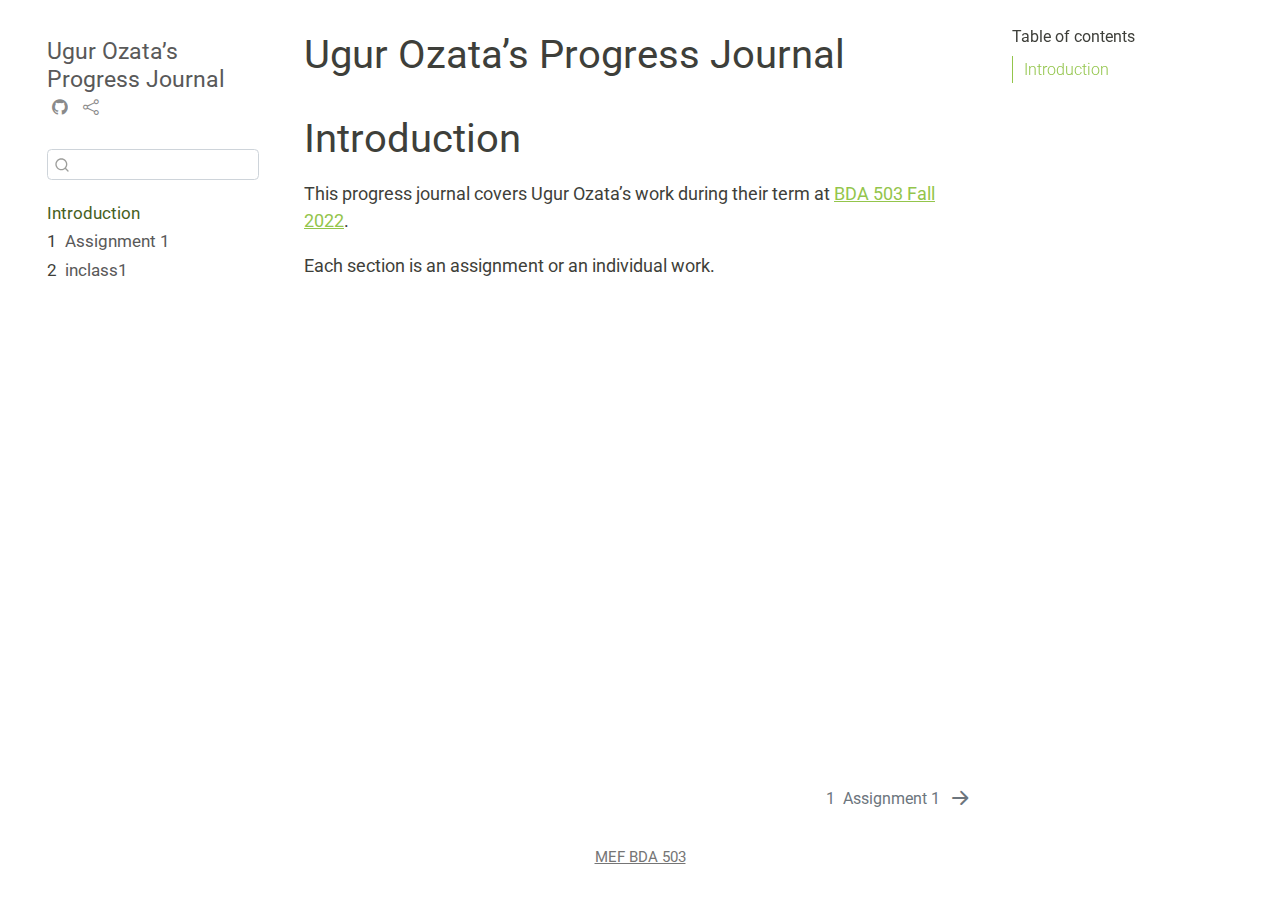
<file: docs/index.html>
<!DOCTYPE html>
<html xmlns="http://www.w3.org/1999/xhtml" lang="en" xml:lang="en"><head>

<meta charset="utf-8">
<meta name="generator" content="quarto-1.1.251">

<meta name="viewport" content="width=device-width, initial-scale=1.0, user-scalable=yes">


<title>Ugur Ozata’s Progress Journal</title>
<style>
code{white-space: pre-wrap;}
span.smallcaps{font-variant: small-caps;}
div.columns{display: flex; gap: min(4vw, 1.5em);}
div.column{flex: auto; overflow-x: auto;}
div.hanging-indent{margin-left: 1.5em; text-indent: -1.5em;}
ul.task-list{list-style: none;}
ul.task-list li input[type="checkbox"] {
  width: 0.8em;
  margin: 0 0.8em 0.2em -1.6em;
  vertical-align: middle;
}
</style>


<script src="site_libs/quarto-nav/quarto-nav.js"></script>
<script src="site_libs/quarto-nav/headroom.min.js"></script>
<script src="site_libs/clipboard/clipboard.min.js"></script>
<script src="site_libs/quarto-search/autocomplete.umd.js"></script>
<script src="site_libs/quarto-search/fuse.min.js"></script>
<script src="site_libs/quarto-search/quarto-search.js"></script>
<meta name="quarto:offset" content="./">
<link href="./assignment1.html" rel="next">
<script src="site_libs/quarto-html/quarto.js"></script>
<script src="site_libs/quarto-html/popper.min.js"></script>
<script src="site_libs/quarto-html/tippy.umd.min.js"></script>
<script src="site_libs/quarto-html/anchor.min.js"></script>
<link href="site_libs/quarto-html/tippy.css" rel="stylesheet">
<link href="site_libs/quarto-html/quarto-syntax-highlighting.css" rel="stylesheet" id="quarto-text-highlighting-styles">
<script src="site_libs/bootstrap/bootstrap.min.js"></script>
<link href="site_libs/bootstrap/bootstrap-icons.css" rel="stylesheet">
<link href="site_libs/bootstrap/bootstrap.min.css" rel="stylesheet" id="quarto-bootstrap" data-mode="light">
<script id="quarto-search-options" type="application/json">{
  "location": "sidebar",
  "copy-button": false,
  "collapse-after": 3,
  "panel-placement": "start",
  "type": "textbox",
  "limit": 20,
  "language": {
    "search-no-results-text": "No results",
    "search-matching-documents-text": "matching documents",
    "search-copy-link-title": "Copy link to search",
    "search-hide-matches-text": "Hide additional matches",
    "search-more-match-text": "more match in this document",
    "search-more-matches-text": "more matches in this document",
    "search-clear-button-title": "Clear",
    "search-detached-cancel-button-title": "Cancel",
    "search-submit-button-title": "Submit"
  }
}</script>


</head>

<body class="nav-sidebar floating">

<div id="quarto-search-results"></div>
  <header id="quarto-header" class="headroom fixed-top">
  <nav class="quarto-secondary-nav" data-bs-toggle="collapse" data-bs-target="#quarto-sidebar" aria-controls="quarto-sidebar" aria-expanded="false" aria-label="Toggle sidebar navigation" onclick="if (window.quartoToggleHeadroom) { window.quartoToggleHeadroom(); }">
    <div class="container-fluid d-flex justify-content-between">
      <h1 class="quarto-secondary-nav-title">Ugur Ozata’s Progress Journal</h1>
      <button type="button" class="quarto-btn-toggle btn" aria-label="Show secondary navigation">
        <i class="bi bi-chevron-right"></i>
      </button>
    </div>
  </nav>
</header>
<!-- content -->
<div id="quarto-content" class="quarto-container page-columns page-rows-contents page-layout-article">
<!-- sidebar -->
  <nav id="quarto-sidebar" class="sidebar collapse sidebar-navigation floating overflow-auto">
    <div class="pt-lg-2 mt-2 text-left sidebar-header">
    <div class="sidebar-title mb-0 py-0">
      <a href="./">Ugur Ozata’s Progress Journal</a> 
        <div class="sidebar-tools-main">
    <a href="https://github.com/pjournal/gh-pages-quarto-template" title="Source Code" class="sidebar-tool px-1"><i class="bi bi-github"></i></a>
    <a href="" title="Share" id="sidebar-tool-dropdown-0" class="sidebar-tool dropdown-toggle px-1" data-bs-toggle="dropdown" aria-expanded="false"><i class="bi bi-share"></i></a>
    <ul class="dropdown-menu" aria-labelledby="sidebar-tool-dropdown-0">
        <li>
          <a class="dropdown-item sidebar-tools-main-item" href="https://twitter.com/intent/tweet?url=|url|">
            <i class="bi bi-bi-twitter pe-1"></i>
          Twitter
          </a>
        </li>
        <li>
          <a class="dropdown-item sidebar-tools-main-item" href="https://www.facebook.com/sharer/sharer.php?u=|url|">
            <i class="bi bi-bi-facebook pe-1"></i>
          Facebook
          </a>
        </li>
    </ul>
</div>
    </div>
      </div>
      <div class="mt-2 flex-shrink-0 align-items-center">
        <div class="sidebar-search">
        <div id="quarto-search" class="" title="Search"></div>
        </div>
      </div>
    <div class="sidebar-menu-container"> 
    <ul class="list-unstyled mt-1">
        <li class="sidebar-item">
  <div class="sidebar-item-container"> 
  <a href="./index.html" class="sidebar-item-text sidebar-link active">Introduction</a>
  </div>
</li>
        <li class="sidebar-item">
  <div class="sidebar-item-container"> 
  <a href="./assignment1.html" class="sidebar-item-text sidebar-link"><span class="chapter-number">1</span>&nbsp; <span class="chapter-title">Assignment 1</span></a>
  </div>
</li>
        <li class="sidebar-item">
  <div class="sidebar-item-container"> 
  <a href="./inclass1.html" class="sidebar-item-text sidebar-link"><span class="chapter-number">2</span>&nbsp; <span class="chapter-title">inclass1</span></a>
  </div>
</li>
    </ul>
    </div>
</nav>
<!-- margin-sidebar -->
    <div id="quarto-margin-sidebar" class="sidebar margin-sidebar">
        <nav id="TOC" role="doc-toc" class="toc-active">
    <h2 id="toc-title">Table of contents</h2>
   
  <ul>
  <li><a href="#introduction" id="toc-introduction" class="nav-link active" data-scroll-target="#introduction">Introduction</a></li>
  </ul>
</nav>
    </div>
<!-- main -->
<main class="content" id="quarto-document-content">

<header id="title-block-header" class="quarto-title-block default">
<div class="quarto-title">
<h1 class="title d-none d-lg-block">Ugur Ozata’s Progress Journal</h1>
</div>



<div class="quarto-title-meta">

    
    
  </div>
  

</header>

<section id="introduction" class="level1 unnumbered">
<h1 class="unnumbered">Introduction</h1>
<!-- DO NOT TOUCH THIS PART EXCEPT FILLING YOUR OR YOUR GROUP's NAME -->
<p>This progress journal covers Ugur Ozata’s work during their term at <a href="https://mef-bda503.github.io/fall22/">BDA 503 Fall 2022</a>.</p>
<p>Each section is an assignment or an individual work.</p>
<!-- IF THIS IS A GROUP UNCOMMENT BELOW -->
<!-- # Group Members

+ [Member 1](Member 1's Progress Journal URL with https://)  
+ [Member 2](Member 2's Progress Journal URL with https://)
+ [Member 3](Member 3's Progress Journal URL with https://)

# Group Project Details

Our group project is [PROJECT NAME]. [SHORT DESCRIPTION] -->


</section>

</main> <!-- /main -->
<script id="quarto-html-after-body" type="application/javascript">
window.document.addEventListener("DOMContentLoaded", function (event) {
  const toggleBodyColorMode = (bsSheetEl) => {
    const mode = bsSheetEl.getAttribute("data-mode");
    const bodyEl = window.document.querySelector("body");
    if (mode === "dark") {
      bodyEl.classList.add("quarto-dark");
      bodyEl.classList.remove("quarto-light");
    } else {
      bodyEl.classList.add("quarto-light");
      bodyEl.classList.remove("quarto-dark");
    }
  }
  const toggleBodyColorPrimary = () => {
    const bsSheetEl = window.document.querySelector("link#quarto-bootstrap");
    if (bsSheetEl) {
      toggleBodyColorMode(bsSheetEl);
    }
  }
  toggleBodyColorPrimary();  
  const icon = "";
  const anchorJS = new window.AnchorJS();
  anchorJS.options = {
    placement: 'right',
    icon: icon
  };
  anchorJS.add('.anchored');
  const clipboard = new window.ClipboardJS('.code-copy-button', {
    target: function(trigger) {
      return trigger.previousElementSibling;
    }
  });
  clipboard.on('success', function(e) {
    // button target
    const button = e.trigger;
    // don't keep focus
    button.blur();
    // flash "checked"
    button.classList.add('code-copy-button-checked');
    var currentTitle = button.getAttribute("title");
    button.setAttribute("title", "Copied!");
    setTimeout(function() {
      button.setAttribute("title", currentTitle);
      button.classList.remove('code-copy-button-checked');
    }, 1000);
    // clear code selection
    e.clearSelection();
  });
  function tippyHover(el, contentFn) {
    const config = {
      allowHTML: true,
      content: contentFn,
      maxWidth: 500,
      delay: 100,
      arrow: false,
      appendTo: function(el) {
          return el.parentElement;
      },
      interactive: true,
      interactiveBorder: 10,
      theme: 'quarto',
      placement: 'bottom-start'
    };
    window.tippy(el, config); 
  }
  const noterefs = window.document.querySelectorAll('a[role="doc-noteref"]');
  for (var i=0; i<noterefs.length; i++) {
    const ref = noterefs[i];
    tippyHover(ref, function() {
      // use id or data attribute instead here
      let href = ref.getAttribute('data-footnote-href') || ref.getAttribute('href');
      try { href = new URL(href).hash; } catch {}
      const id = href.replace(/^#\/?/, "");
      const note = window.document.getElementById(id);
      return note.innerHTML;
    });
  }
  var bibliorefs = window.document.querySelectorAll('a[role="doc-biblioref"]');
  for (var i=0; i<bibliorefs.length; i++) {
    const ref = bibliorefs[i];
    const cites = ref.parentNode.getAttribute('data-cites').split(' ');
    tippyHover(ref, function() {
      var popup = window.document.createElement('div');
      cites.forEach(function(cite) {
        var citeDiv = window.document.createElement('div');
        citeDiv.classList.add('hanging-indent');
        citeDiv.classList.add('csl-entry');
        var biblioDiv = window.document.getElementById('ref-' + cite);
        if (biblioDiv) {
          citeDiv.innerHTML = biblioDiv.innerHTML;
        }
        popup.appendChild(citeDiv);
      });
      return popup.innerHTML;
    });
  }
});
</script>
<nav class="page-navigation">
  <div class="nav-page nav-page-previous">
  </div>
  <div class="nav-page nav-page-next">
      <a href="./assignment1.html" class="pagination-link">
        <span class="nav-page-text"><span class="chapter-number">1</span>&nbsp; <span class="chapter-title">Assignment 1</span></span> <i class="bi bi-arrow-right-short"></i>
      </a>
  </div>
</nav>
</div> <!-- /content -->
<footer class="footer">
  <div class="nav-footer">
      <div class="nav-footer-center"><a href="https://mef-bda503.github.io">MEF BDA 503</a></div>
  </div>
</footer>



</body></html>
</file>
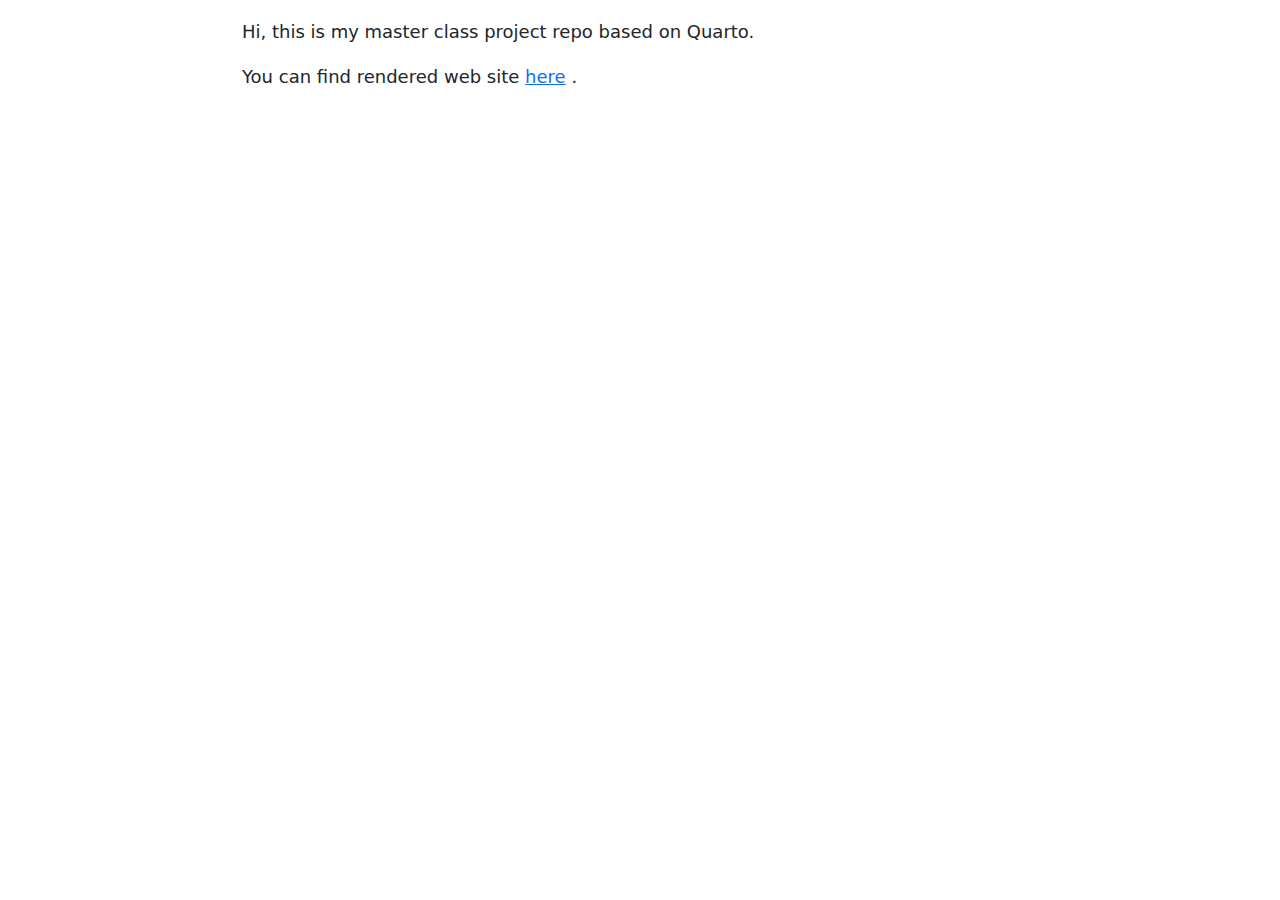
<file: README.html>
<!DOCTYPE html>
<html xmlns="http://www.w3.org/1999/xhtml" lang="en" xml:lang="en"><head>

<meta charset="utf-8">
<meta name="generator" content="quarto-1.1.251">

<meta name="viewport" content="width=device-width, initial-scale=1.0, user-scalable=yes">


<title>readme</title>
<style>
code{white-space: pre-wrap;}
span.smallcaps{font-variant: small-caps;}
div.columns{display: flex; gap: min(4vw, 1.5em);}
div.column{flex: auto; overflow-x: auto;}
div.hanging-indent{margin-left: 1.5em; text-indent: -1.5em;}
ul.task-list{list-style: none;}
ul.task-list li input[type="checkbox"] {
  width: 0.8em;
  margin: 0 0.8em 0.2em -1.6em;
  vertical-align: middle;
}
</style>


<script src="README_files/libs/clipboard/clipboard.min.js"></script>
<script src="README_files/libs/quarto-html/quarto.js"></script>
<script src="README_files/libs/quarto-html/popper.min.js"></script>
<script src="README_files/libs/quarto-html/tippy.umd.min.js"></script>
<script src="README_files/libs/quarto-html/anchor.min.js"></script>
<link href="README_files/libs/quarto-html/tippy.css" rel="stylesheet">
<link href="README_files/libs/quarto-html/quarto-syntax-highlighting.css" rel="stylesheet" id="quarto-text-highlighting-styles">
<script src="README_files/libs/bootstrap/bootstrap.min.js"></script>
<link href="README_files/libs/bootstrap/bootstrap-icons.css" rel="stylesheet">
<link href="README_files/libs/bootstrap/bootstrap.min.css" rel="stylesheet" id="quarto-bootstrap" data-mode="light">


</head>

<body class="fullcontent">

<div id="quarto-content" class="page-columns page-rows-contents page-layout-article">

<main class="content" id="quarto-document-content">



<p>Hi, this is my master class project repo based on Quarto.</p>
<p>You can find rendered web site <a href="https://pjournal.github.io/mef06-ugemir/">here</a> .</p>

</main>
<!-- /main column -->
<script id="quarto-html-after-body" type="application/javascript">
window.document.addEventListener("DOMContentLoaded", function (event) {
  const toggleBodyColorMode = (bsSheetEl) => {
    const mode = bsSheetEl.getAttribute("data-mode");
    const bodyEl = window.document.querySelector("body");
    if (mode === "dark") {
      bodyEl.classList.add("quarto-dark");
      bodyEl.classList.remove("quarto-light");
    } else {
      bodyEl.classList.add("quarto-light");
      bodyEl.classList.remove("quarto-dark");
    }
  }
  const toggleBodyColorPrimary = () => {
    const bsSheetEl = window.document.querySelector("link#quarto-bootstrap");
    if (bsSheetEl) {
      toggleBodyColorMode(bsSheetEl);
    }
  }
  toggleBodyColorPrimary();  
  const icon = "";
  const anchorJS = new window.AnchorJS();
  anchorJS.options = {
    placement: 'right',
    icon: icon
  };
  anchorJS.add('.anchored');
  const clipboard = new window.ClipboardJS('.code-copy-button', {
    target: function(trigger) {
      return trigger.previousElementSibling;
    }
  });
  clipboard.on('success', function(e) {
    // button target
    const button = e.trigger;
    // don't keep focus
    button.blur();
    // flash "checked"
    button.classList.add('code-copy-button-checked');
    var currentTitle = button.getAttribute("title");
    button.setAttribute("title", "Copied!");
    setTimeout(function() {
      button.setAttribute("title", currentTitle);
      button.classList.remove('code-copy-button-checked');
    }, 1000);
    // clear code selection
    e.clearSelection();
  });
  function tippyHover(el, contentFn) {
    const config = {
      allowHTML: true,
      content: contentFn,
      maxWidth: 500,
      delay: 100,
      arrow: false,
      appendTo: function(el) {
          return el.parentElement;
      },
      interactive: true,
      interactiveBorder: 10,
      theme: 'quarto',
      placement: 'bottom-start'
    };
    window.tippy(el, config); 
  }
  const noterefs = window.document.querySelectorAll('a[role="doc-noteref"]');
  for (var i=0; i<noterefs.length; i++) {
    const ref = noterefs[i];
    tippyHover(ref, function() {
      // use id or data attribute instead here
      let href = ref.getAttribute('data-footnote-href') || ref.getAttribute('href');
      try { href = new URL(href).hash; } catch {}
      const id = href.replace(/^#\/?/, "");
      const note = window.document.getElementById(id);
      return note.innerHTML;
    });
  }
  var bibliorefs = window.document.querySelectorAll('a[role="doc-biblioref"]');
  for (var i=0; i<bibliorefs.length; i++) {
    const ref = bibliorefs[i];
    const cites = ref.parentNode.getAttribute('data-cites').split(' ');
    tippyHover(ref, function() {
      var popup = window.document.createElement('div');
      cites.forEach(function(cite) {
        var citeDiv = window.document.createElement('div');
        citeDiv.classList.add('hanging-indent');
        citeDiv.classList.add('csl-entry');
        var biblioDiv = window.document.getElementById('ref-' + cite);
        if (biblioDiv) {
          citeDiv.innerHTML = biblioDiv.innerHTML;
        }
        popup.appendChild(citeDiv);
      });
      return popup.innerHTML;
    });
  }
});
</script>
</div> <!-- /content -->



</body></html>
</file>
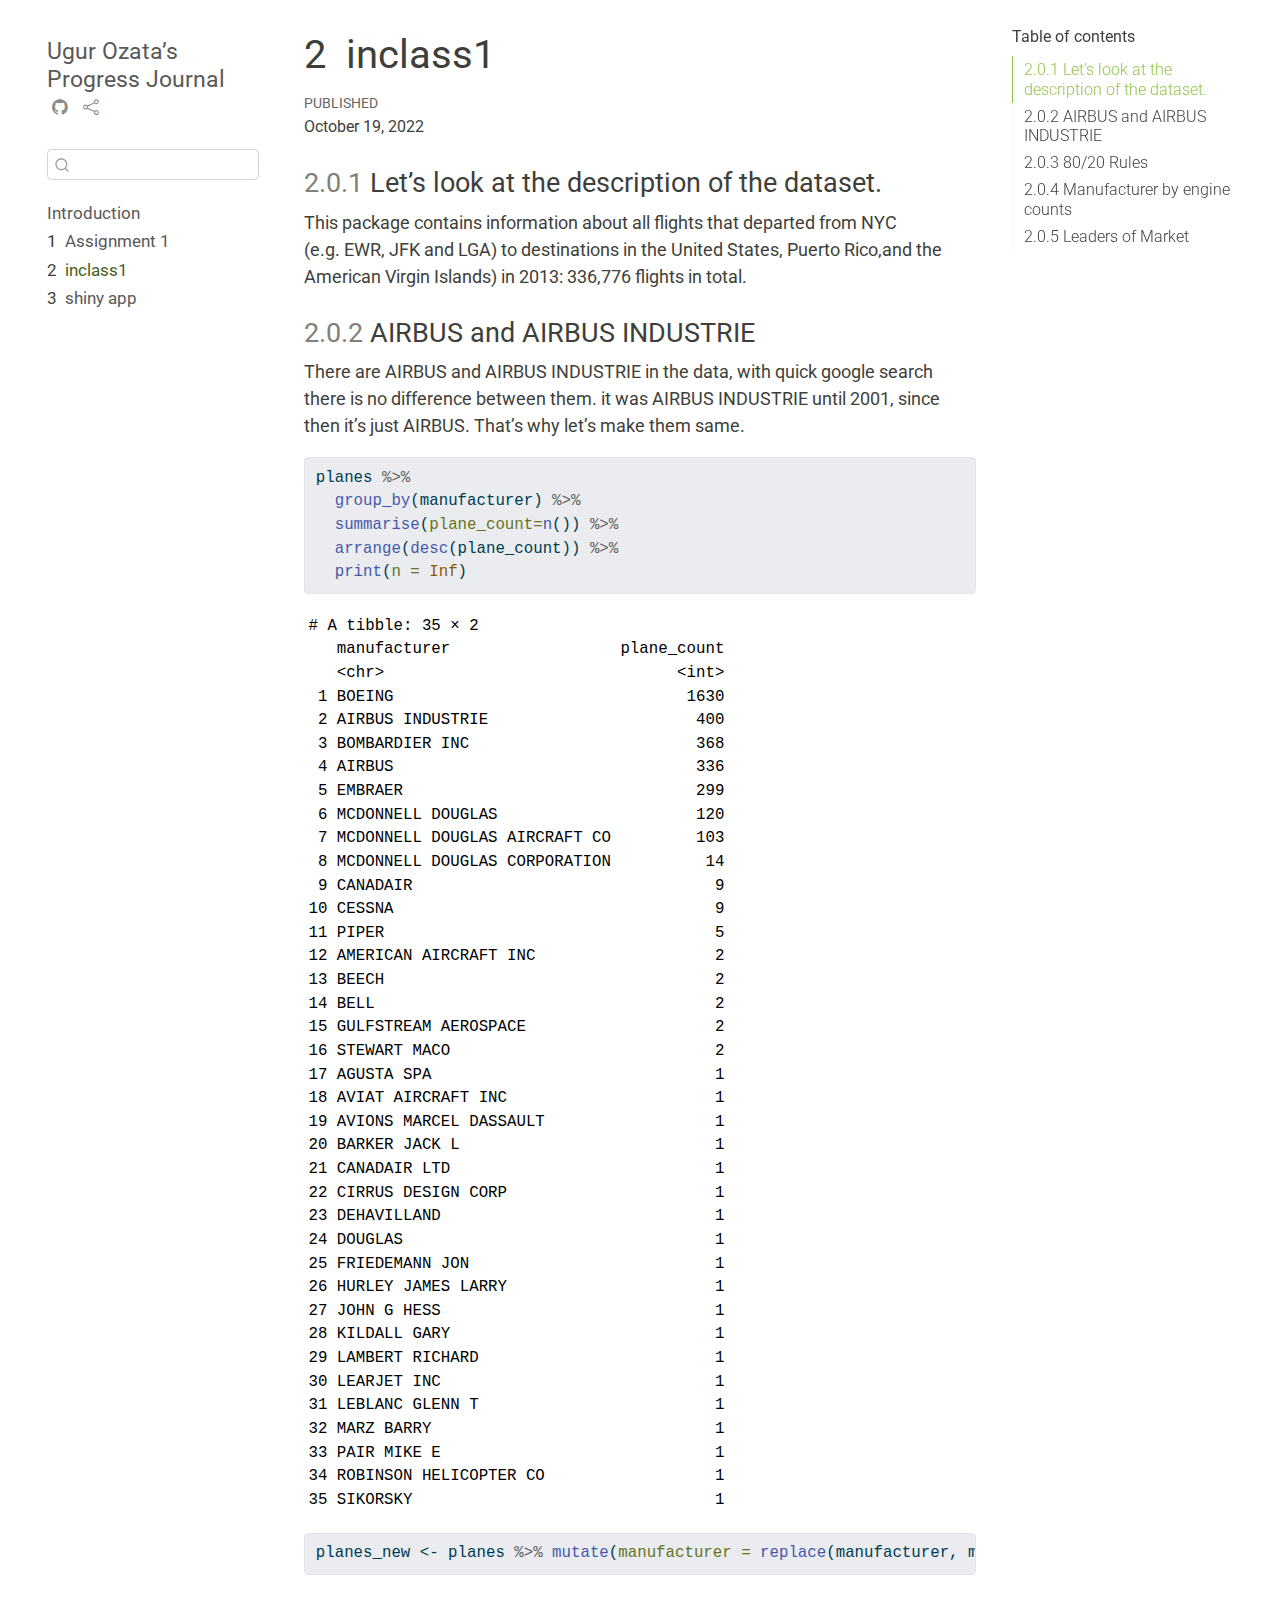
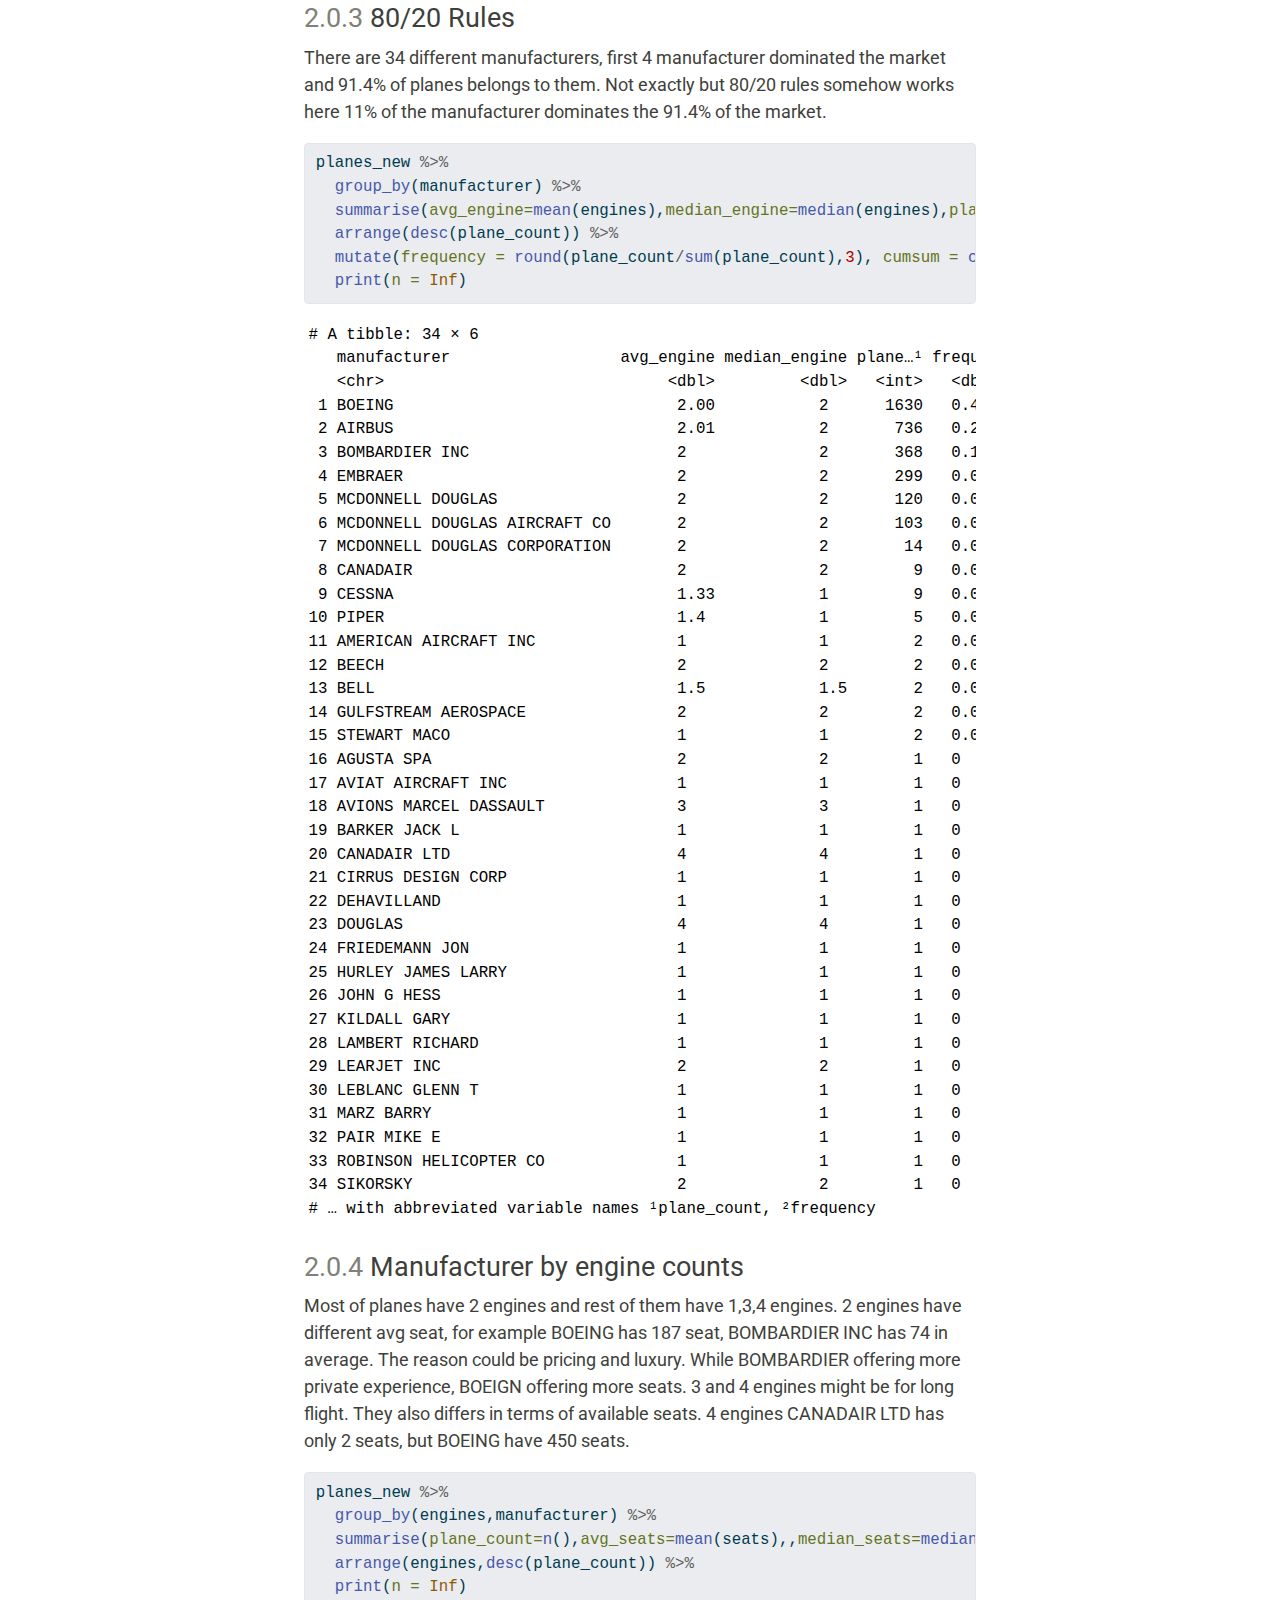
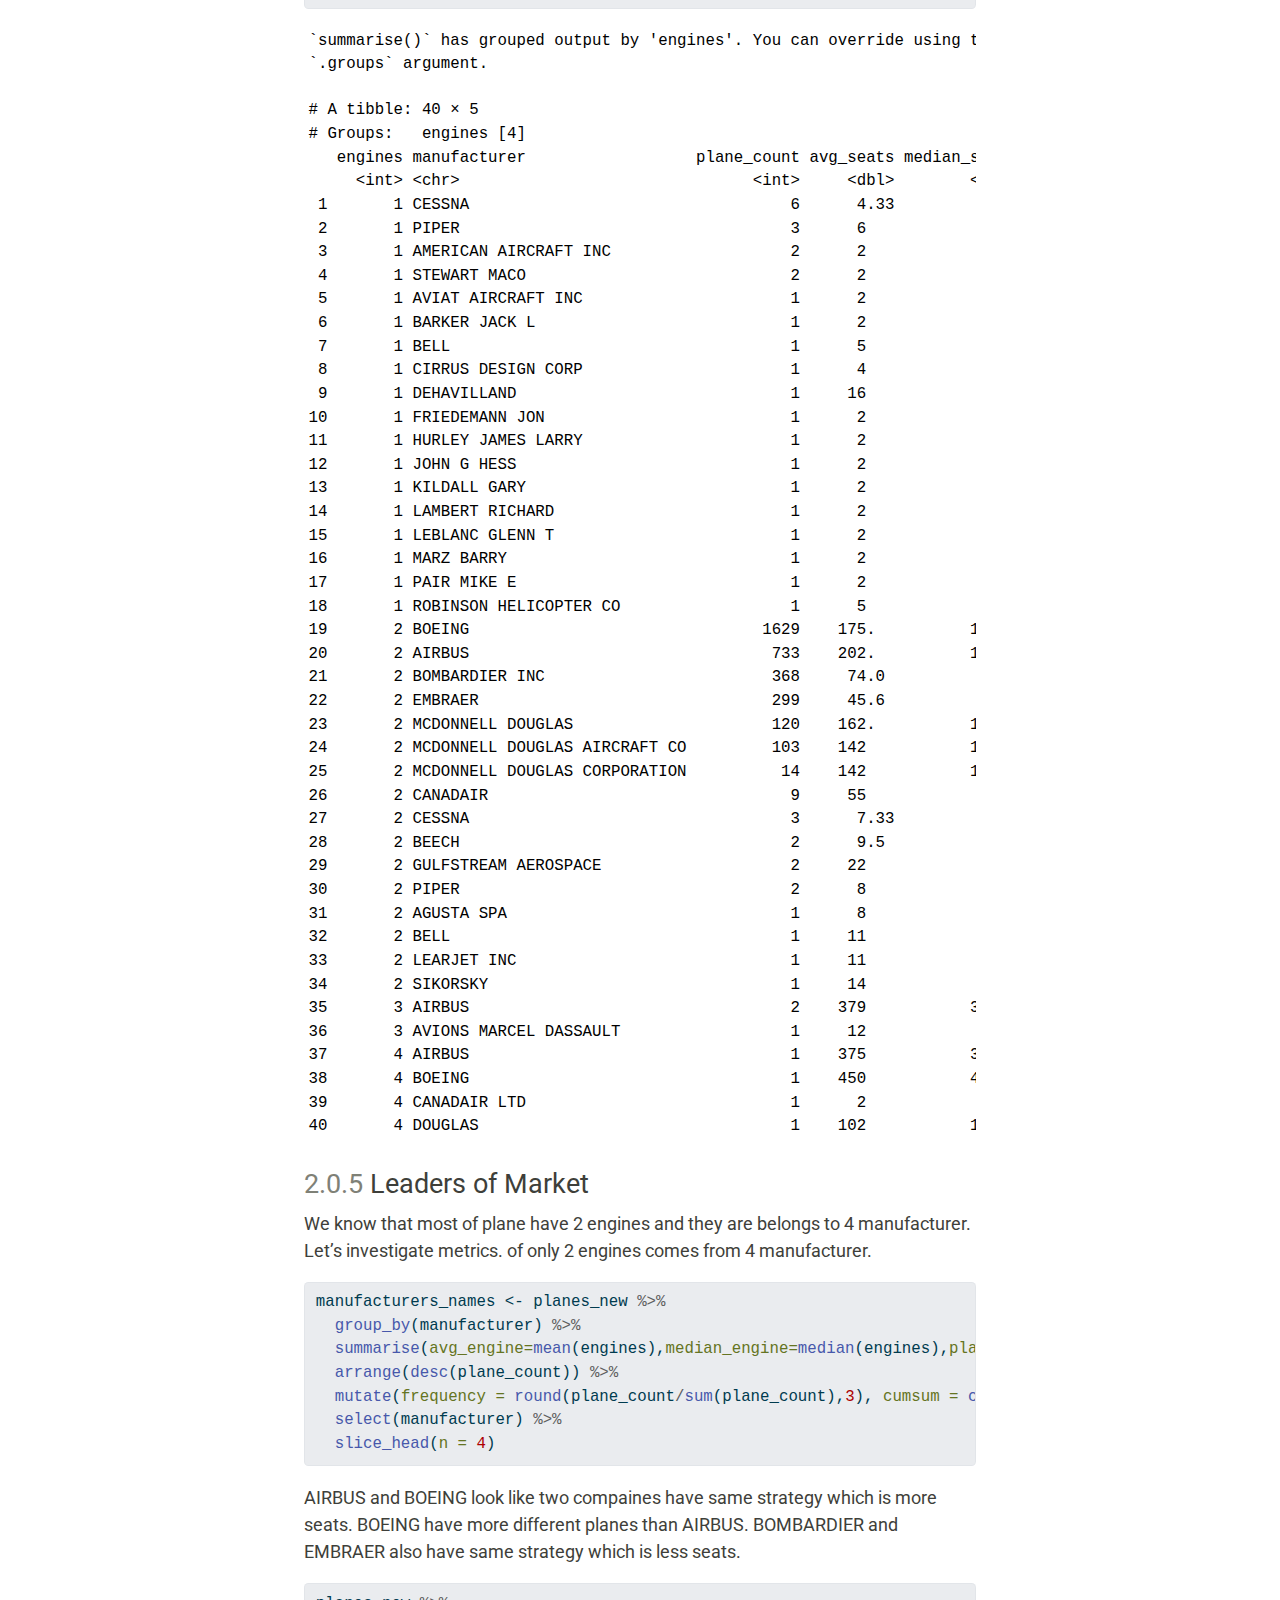
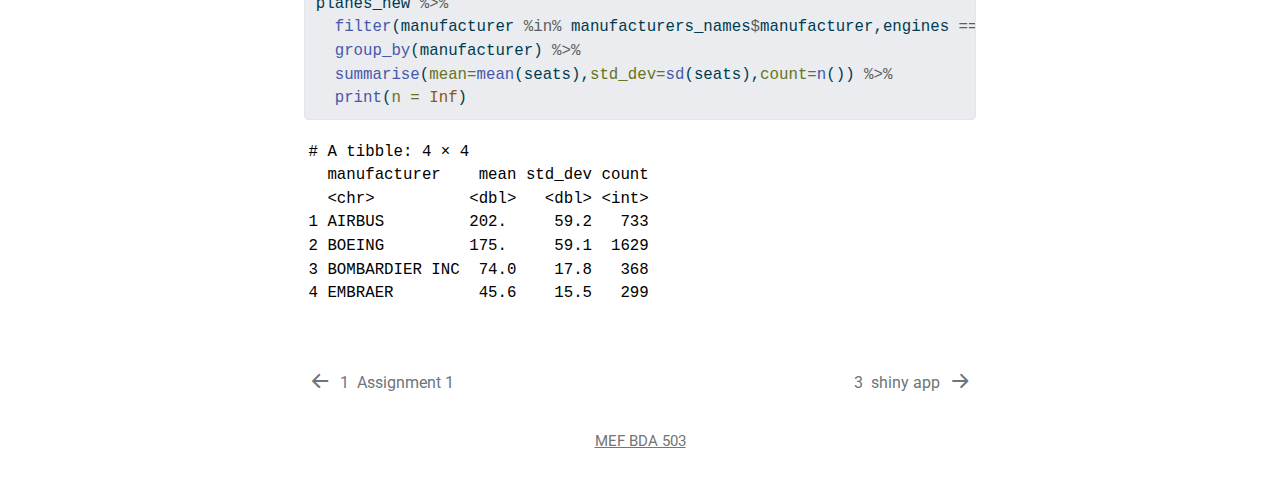
<file: docs/inclass1.html>
<!DOCTYPE html>
<html xmlns="http://www.w3.org/1999/xhtml" lang="en" xml:lang="en"><head>

<meta charset="utf-8">
<meta name="generator" content="quarto-1.1.251">

<meta name="viewport" content="width=device-width, initial-scale=1.0, user-scalable=yes">

<meta name="dcterms.date" content="2022-10-19">

<title>Ugur Ozata’s Progress Journal - 2&nbsp; inclass1</title>
<style>
code{white-space: pre-wrap;}
span.smallcaps{font-variant: small-caps;}
div.columns{display: flex; gap: min(4vw, 1.5em);}
div.column{flex: auto; overflow-x: auto;}
div.hanging-indent{margin-left: 1.5em; text-indent: -1.5em;}
ul.task-list{list-style: none;}
ul.task-list li input[type="checkbox"] {
  width: 0.8em;
  margin: 0 0.8em 0.2em -1.6em;
  vertical-align: middle;
}
pre > code.sourceCode { white-space: pre; position: relative; }
pre > code.sourceCode > span { display: inline-block; line-height: 1.25; }
pre > code.sourceCode > span:empty { height: 1.2em; }
.sourceCode { overflow: visible; }
code.sourceCode > span { color: inherit; text-decoration: inherit; }
div.sourceCode { margin: 1em 0; }
pre.sourceCode { margin: 0; }
@media screen {
div.sourceCode { overflow: auto; }
}
@media print {
pre > code.sourceCode { white-space: pre-wrap; }
pre > code.sourceCode > span { text-indent: -5em; padding-left: 5em; }
}
pre.numberSource code
  { counter-reset: source-line 0; }
pre.numberSource code > span
  { position: relative; left: -4em; counter-increment: source-line; }
pre.numberSource code > span > a:first-child::before
  { content: counter(source-line);
    position: relative; left: -1em; text-align: right; vertical-align: baseline;
    border: none; display: inline-block;
    -webkit-touch-callout: none; -webkit-user-select: none;
    -khtml-user-select: none; -moz-user-select: none;
    -ms-user-select: none; user-select: none;
    padding: 0 4px; width: 4em;
    color: #aaaaaa;
  }
pre.numberSource { margin-left: 3em; border-left: 1px solid #aaaaaa;  padding-left: 4px; }
div.sourceCode
  {   }
@media screen {
pre > code.sourceCode > span > a:first-child::before { text-decoration: underline; }
}
code span.al { color: #ff0000; font-weight: bold; } /* Alert */
code span.an { color: #60a0b0; font-weight: bold; font-style: italic; } /* Annotation */
code span.at { color: #7d9029; } /* Attribute */
code span.bn { color: #40a070; } /* BaseN */
code span.bu { color: #008000; } /* BuiltIn */
code span.cf { color: #007020; font-weight: bold; } /* ControlFlow */
code span.ch { color: #4070a0; } /* Char */
code span.cn { color: #880000; } /* Constant */
code span.co { color: #60a0b0; font-style: italic; } /* Comment */
code span.cv { color: #60a0b0; font-weight: bold; font-style: italic; } /* CommentVar */
code span.do { color: #ba2121; font-style: italic; } /* Documentation */
code span.dt { color: #902000; } /* DataType */
code span.dv { color: #40a070; } /* DecVal */
code span.er { color: #ff0000; font-weight: bold; } /* Error */
code span.ex { } /* Extension */
code span.fl { color: #40a070; } /* Float */
code span.fu { color: #06287e; } /* Function */
code span.im { color: #008000; font-weight: bold; } /* Import */
code span.in { color: #60a0b0; font-weight: bold; font-style: italic; } /* Information */
code span.kw { color: #007020; font-weight: bold; } /* Keyword */
code span.op { color: #666666; } /* Operator */
code span.ot { color: #007020; } /* Other */
code span.pp { color: #bc7a00; } /* Preprocessor */
code span.sc { color: #4070a0; } /* SpecialChar */
code span.ss { color: #bb6688; } /* SpecialString */
code span.st { color: #4070a0; } /* String */
code span.va { color: #19177c; } /* Variable */
code span.vs { color: #4070a0; } /* VerbatimString */
code span.wa { color: #60a0b0; font-weight: bold; font-style: italic; } /* Warning */
</style>


<script src="site_libs/quarto-nav/quarto-nav.js"></script>
<script src="site_libs/quarto-nav/headroom.min.js"></script>
<script src="site_libs/clipboard/clipboard.min.js"></script>
<script src="site_libs/quarto-search/autocomplete.umd.js"></script>
<script src="site_libs/quarto-search/fuse.min.js"></script>
<script src="site_libs/quarto-search/quarto-search.js"></script>
<meta name="quarto:offset" content="./">
<link href="./shiny_app.html" rel="next">
<link href="./assignment1.html" rel="prev">
<script src="site_libs/quarto-html/quarto.js"></script>
<script src="site_libs/quarto-html/popper.min.js"></script>
<script src="site_libs/quarto-html/tippy.umd.min.js"></script>
<script src="site_libs/quarto-html/anchor.min.js"></script>
<link href="site_libs/quarto-html/tippy.css" rel="stylesheet">
<link href="site_libs/quarto-html/quarto-syntax-highlighting.css" rel="stylesheet" id="quarto-text-highlighting-styles">
<script src="site_libs/bootstrap/bootstrap.min.js"></script>
<link href="site_libs/bootstrap/bootstrap-icons.css" rel="stylesheet">
<link href="site_libs/bootstrap/bootstrap.min.css" rel="stylesheet" id="quarto-bootstrap" data-mode="light">
<script id="quarto-search-options" type="application/json">{
  "location": "sidebar",
  "copy-button": false,
  "collapse-after": 3,
  "panel-placement": "start",
  "type": "textbox",
  "limit": 20,
  "language": {
    "search-no-results-text": "No results",
    "search-matching-documents-text": "matching documents",
    "search-copy-link-title": "Copy link to search",
    "search-hide-matches-text": "Hide additional matches",
    "search-more-match-text": "more match in this document",
    "search-more-matches-text": "more matches in this document",
    "search-clear-button-title": "Clear",
    "search-detached-cancel-button-title": "Cancel",
    "search-submit-button-title": "Submit"
  }
}</script>


</head>

<body class="nav-sidebar floating">

<div id="quarto-search-results"></div>
  <header id="quarto-header" class="headroom fixed-top">
  <nav class="quarto-secondary-nav" data-bs-toggle="collapse" data-bs-target="#quarto-sidebar" aria-controls="quarto-sidebar" aria-expanded="false" aria-label="Toggle sidebar navigation" onclick="if (window.quartoToggleHeadroom) { window.quartoToggleHeadroom(); }">
    <div class="container-fluid d-flex justify-content-between">
      <h1 class="quarto-secondary-nav-title"><span class="chapter-number">2</span>&nbsp; <span class="chapter-title">inclass1</span></h1>
      <button type="button" class="quarto-btn-toggle btn" aria-label="Show secondary navigation">
        <i class="bi bi-chevron-right"></i>
      </button>
    </div>
  </nav>
</header>
<!-- content -->
<div id="quarto-content" class="quarto-container page-columns page-rows-contents page-layout-article">
<!-- sidebar -->
  <nav id="quarto-sidebar" class="sidebar collapse sidebar-navigation floating overflow-auto">
    <div class="pt-lg-2 mt-2 text-left sidebar-header">
    <div class="sidebar-title mb-0 py-0">
      <a href="./">Ugur Ozata’s Progress Journal</a> 
        <div class="sidebar-tools-main">
    <a href="https://github.com/pjournal/gh-pages-quarto-template" title="Source Code" class="sidebar-tool px-1"><i class="bi bi-github"></i></a>
    <a href="" title="Share" id="sidebar-tool-dropdown-0" class="sidebar-tool dropdown-toggle px-1" data-bs-toggle="dropdown" aria-expanded="false"><i class="bi bi-share"></i></a>
    <ul class="dropdown-menu" aria-labelledby="sidebar-tool-dropdown-0">
        <li>
          <a class="dropdown-item sidebar-tools-main-item" href="https://twitter.com/intent/tweet?url=|url|">
            <i class="bi bi-bi-twitter pe-1"></i>
          Twitter
          </a>
        </li>
        <li>
          <a class="dropdown-item sidebar-tools-main-item" href="https://www.facebook.com/sharer/sharer.php?u=|url|">
            <i class="bi bi-bi-facebook pe-1"></i>
          Facebook
          </a>
        </li>
    </ul>
</div>
    </div>
      </div>
      <div class="mt-2 flex-shrink-0 align-items-center">
        <div class="sidebar-search">
        <div id="quarto-search" class="" title="Search"></div>
        </div>
      </div>
    <div class="sidebar-menu-container"> 
    <ul class="list-unstyled mt-1">
        <li class="sidebar-item">
  <div class="sidebar-item-container"> 
  <a href="./index.html" class="sidebar-item-text sidebar-link">Introduction</a>
  </div>
</li>
        <li class="sidebar-item">
  <div class="sidebar-item-container"> 
  <a href="./assignment1.html" class="sidebar-item-text sidebar-link"><span class="chapter-number">1</span>&nbsp; <span class="chapter-title">Assignment 1</span></a>
  </div>
</li>
        <li class="sidebar-item">
  <div class="sidebar-item-container"> 
  <a href="./inclass1.html" class="sidebar-item-text sidebar-link active"><span class="chapter-number">2</span>&nbsp; <span class="chapter-title">inclass1</span></a>
  </div>
</li>
        <li class="sidebar-item">
  <div class="sidebar-item-container"> 
  <a href="./shiny_app.html" class="sidebar-item-text sidebar-link"><span class="chapter-number">3</span>&nbsp; <span class="chapter-title">shiny app</span></a>
  </div>
</li>
    </ul>
    </div>
</nav>
<!-- margin-sidebar -->
    <div id="quarto-margin-sidebar" class="sidebar margin-sidebar">
        <nav id="TOC" role="doc-toc" class="toc-active">
    <h2 id="toc-title">Table of contents</h2>
   
  <ul>
  <li><a href="#lets-look-at-the-description-of-the-dataset." id="toc-lets-look-at-the-description-of-the-dataset." class="nav-link active" data-scroll-target="#lets-look-at-the-description-of-the-dataset."><span class="toc-section-number">2.0.1</span>  Let’s look at the description of the dataset.</a></li>
  <li><a href="#airbus-and-airbus-industrie" id="toc-airbus-and-airbus-industrie" class="nav-link" data-scroll-target="#airbus-and-airbus-industrie"><span class="toc-section-number">2.0.2</span>  AIRBUS and AIRBUS INDUSTRIE</a></li>
  <li><a href="#rules" id="toc-rules" class="nav-link" data-scroll-target="#rules"><span class="toc-section-number">2.0.3</span>  80/20 Rules</a></li>
  <li><a href="#manufacturer-by-engine-counts" id="toc-manufacturer-by-engine-counts" class="nav-link" data-scroll-target="#manufacturer-by-engine-counts"><span class="toc-section-number">2.0.4</span>  Manufacturer by engine counts</a></li>
  <li><a href="#leaders-of-market" id="toc-leaders-of-market" class="nav-link" data-scroll-target="#leaders-of-market"><span class="toc-section-number">2.0.5</span>  Leaders of Market</a></li>
  </ul>
</nav>
    </div>
<!-- main -->
<main class="content" id="quarto-document-content">

<header id="title-block-header" class="quarto-title-block default">
<div class="quarto-title">
<h1 class="title d-none d-lg-block"><span class="chapter-number">2</span>&nbsp; <span class="chapter-title">inclass1</span></h1>
</div>



<div class="quarto-title-meta">

    
    <div>
    <div class="quarto-title-meta-heading">Published</div>
    <div class="quarto-title-meta-contents">
      <p class="date">October 19, 2022</p>
    </div>
  </div>
    
  </div>
  

</header>

<div class="cell">

</div>
<section id="lets-look-at-the-description-of-the-dataset." class="level3" data-number="2.0.1">
<h3 data-number="2.0.1" class="anchored" data-anchor-id="lets-look-at-the-description-of-the-dataset."><span class="header-section-number">2.0.1</span> Let’s look at the description of the dataset.</h3>
<p>This package contains information about all flights that departed from NYC (e.g.&nbsp;EWR, JFK and LGA) to destinations in the United States, Puerto Rico,and the American Virgin Islands) in 2013: 336,776 flights in total.</p>
</section>
<section id="airbus-and-airbus-industrie" class="level3" data-number="2.0.2">
<h3 data-number="2.0.2" class="anchored" data-anchor-id="airbus-and-airbus-industrie"><span class="header-section-number">2.0.2</span> AIRBUS and AIRBUS INDUSTRIE</h3>
<p>There are AIRBUS and AIRBUS INDUSTRIE in the data, with quick google search there is no difference between them. it was AIRBUS INDUSTRIE until 2001, since then it’s just AIRBUS. That’s why let’s make them same.</p>
<div class="cell">
<div class="sourceCode cell-code" id="cb1"><pre class="sourceCode r code-with-copy"><code class="sourceCode r"><span id="cb1-1"><a href="#cb1-1" aria-hidden="true" tabindex="-1"></a>planes <span class="sc">%&gt;%</span></span>
<span id="cb1-2"><a href="#cb1-2" aria-hidden="true" tabindex="-1"></a>  <span class="fu">group_by</span>(manufacturer) <span class="sc">%&gt;%</span></span>
<span id="cb1-3"><a href="#cb1-3" aria-hidden="true" tabindex="-1"></a>  <span class="fu">summarise</span>(<span class="at">plane_count=</span><span class="fu">n</span>()) <span class="sc">%&gt;%</span></span>
<span id="cb1-4"><a href="#cb1-4" aria-hidden="true" tabindex="-1"></a>  <span class="fu">arrange</span>(<span class="fu">desc</span>(plane_count)) <span class="sc">%&gt;%</span></span>
<span id="cb1-5"><a href="#cb1-5" aria-hidden="true" tabindex="-1"></a>  <span class="fu">print</span>(<span class="at">n =</span> <span class="cn">Inf</span>)</span></code><button title="Copy to Clipboard" class="code-copy-button"><i class="bi"></i></button></pre></div>
<div class="cell-output cell-output-stdout">
<pre><code># A tibble: 35 × 2
   manufacturer                  plane_count
   &lt;chr&gt;                               &lt;int&gt;
 1 BOEING                               1630
 2 AIRBUS INDUSTRIE                      400
 3 BOMBARDIER INC                        368
 4 AIRBUS                                336
 5 EMBRAER                               299
 6 MCDONNELL DOUGLAS                     120
 7 MCDONNELL DOUGLAS AIRCRAFT CO         103
 8 MCDONNELL DOUGLAS CORPORATION          14
 9 CANADAIR                                9
10 CESSNA                                  9
11 PIPER                                   5
12 AMERICAN AIRCRAFT INC                   2
13 BEECH                                   2
14 BELL                                    2
15 GULFSTREAM AEROSPACE                    2
16 STEWART MACO                            2
17 AGUSTA SPA                              1
18 AVIAT AIRCRAFT INC                      1
19 AVIONS MARCEL DASSAULT                  1
20 BARKER JACK L                           1
21 CANADAIR LTD                            1
22 CIRRUS DESIGN CORP                      1
23 DEHAVILLAND                             1
24 DOUGLAS                                 1
25 FRIEDEMANN JON                          1
26 HURLEY JAMES LARRY                      1
27 JOHN G HESS                             1
28 KILDALL GARY                            1
29 LAMBERT RICHARD                         1
30 LEARJET INC                             1
31 LEBLANC GLENN T                         1
32 MARZ BARRY                              1
33 PAIR MIKE E                             1
34 ROBINSON HELICOPTER CO                  1
35 SIKORSKY                                1</code></pre>
</div>
<div class="sourceCode cell-code" id="cb3"><pre class="sourceCode r code-with-copy"><code class="sourceCode r"><span id="cb3-1"><a href="#cb3-1" aria-hidden="true" tabindex="-1"></a>planes_new <span class="ot">&lt;-</span> planes <span class="sc">%&gt;%</span> <span class="fu">mutate</span>(<span class="at">manufacturer =</span> <span class="fu">replace</span>(manufacturer, manufacturer <span class="sc">==</span> <span class="st">"AIRBUS INDUSTRIE"</span>, <span class="st">"AIRBUS"</span>))</span></code><button title="Copy to Clipboard" class="code-copy-button"><i class="bi"></i></button></pre></div>
</div>
</section>
<section id="rules" class="level3" data-number="2.0.3">
<h3 data-number="2.0.3" class="anchored" data-anchor-id="rules"><span class="header-section-number">2.0.3</span> 80/20 Rules</h3>
<p>There are 34 different manufacturers, first 4 manufacturer dominated the market and 91.4% of planes belongs to them. Not exactly but 80/20 rules somehow works here 11% of the manufacturer dominates the 91.4% of the market.</p>
<div class="cell">
<div class="sourceCode cell-code" id="cb4"><pre class="sourceCode r code-with-copy"><code class="sourceCode r"><span id="cb4-1"><a href="#cb4-1" aria-hidden="true" tabindex="-1"></a>planes_new <span class="sc">%&gt;%</span></span>
<span id="cb4-2"><a href="#cb4-2" aria-hidden="true" tabindex="-1"></a>  <span class="fu">group_by</span>(manufacturer) <span class="sc">%&gt;%</span></span>
<span id="cb4-3"><a href="#cb4-3" aria-hidden="true" tabindex="-1"></a>  <span class="fu">summarise</span>(<span class="at">avg_engine=</span><span class="fu">mean</span>(engines),<span class="at">median_engine=</span><span class="fu">median</span>(engines),<span class="at">plane_count=</span><span class="fu">n</span>()) <span class="sc">%&gt;%</span></span>
<span id="cb4-4"><a href="#cb4-4" aria-hidden="true" tabindex="-1"></a>  <span class="fu">arrange</span>(<span class="fu">desc</span>(plane_count)) <span class="sc">%&gt;%</span></span>
<span id="cb4-5"><a href="#cb4-5" aria-hidden="true" tabindex="-1"></a>  <span class="fu">mutate</span>(<span class="at">frequency =</span> <span class="fu">round</span>(plane_count<span class="sc">/</span><span class="fu">sum</span>(plane_count),<span class="dv">3</span>), <span class="at">cumsum =</span> <span class="fu">cumsum</span>(frequency)) <span class="sc">%&gt;%</span></span>
<span id="cb4-6"><a href="#cb4-6" aria-hidden="true" tabindex="-1"></a>  <span class="fu">print</span>(<span class="at">n =</span> <span class="cn">Inf</span>)</span></code><button title="Copy to Clipboard" class="code-copy-button"><i class="bi"></i></button></pre></div>
<div class="cell-output cell-output-stdout">
<pre><code># A tibble: 34 × 6
   manufacturer                  avg_engine median_engine plane…¹ frequ…² cumsum
   &lt;chr&gt;                              &lt;dbl&gt;         &lt;dbl&gt;   &lt;int&gt;   &lt;dbl&gt;  &lt;dbl&gt;
 1 BOEING                              2.00           2      1630   0.491  0.491
 2 AIRBUS                              2.01           2       736   0.222  0.713
 3 BOMBARDIER INC                      2              2       368   0.111  0.824
 4 EMBRAER                             2              2       299   0.09   0.914
 5 MCDONNELL DOUGLAS                   2              2       120   0.036  0.95 
 6 MCDONNELL DOUGLAS AIRCRAFT CO       2              2       103   0.031  0.981
 7 MCDONNELL DOUGLAS CORPORATION       2              2        14   0.004  0.985
 8 CANADAIR                            2              2         9   0.003  0.988
 9 CESSNA                              1.33           1         9   0.003  0.991
10 PIPER                               1.4            1         5   0.002  0.993
11 AMERICAN AIRCRAFT INC               1              1         2   0.001  0.994
12 BEECH                               2              2         2   0.001  0.995
13 BELL                                1.5            1.5       2   0.001  0.996
14 GULFSTREAM AEROSPACE                2              2         2   0.001  0.997
15 STEWART MACO                        1              1         2   0.001  0.998
16 AGUSTA SPA                          2              2         1   0      0.998
17 AVIAT AIRCRAFT INC                  1              1         1   0      0.998
18 AVIONS MARCEL DASSAULT              3              3         1   0      0.998
19 BARKER JACK L                       1              1         1   0      0.998
20 CANADAIR LTD                        4              4         1   0      0.998
21 CIRRUS DESIGN CORP                  1              1         1   0      0.998
22 DEHAVILLAND                         1              1         1   0      0.998
23 DOUGLAS                             4              4         1   0      0.998
24 FRIEDEMANN JON                      1              1         1   0      0.998
25 HURLEY JAMES LARRY                  1              1         1   0      0.998
26 JOHN G HESS                         1              1         1   0      0.998
27 KILDALL GARY                        1              1         1   0      0.998
28 LAMBERT RICHARD                     1              1         1   0      0.998
29 LEARJET INC                         2              2         1   0      0.998
30 LEBLANC GLENN T                     1              1         1   0      0.998
31 MARZ BARRY                          1              1         1   0      0.998
32 PAIR MIKE E                         1              1         1   0      0.998
33 ROBINSON HELICOPTER CO              1              1         1   0      0.998
34 SIKORSKY                            2              2         1   0      0.998
# … with abbreviated variable names ¹​plane_count, ²​frequency</code></pre>
</div>
</div>
</section>
<section id="manufacturer-by-engine-counts" class="level3" data-number="2.0.4">
<h3 data-number="2.0.4" class="anchored" data-anchor-id="manufacturer-by-engine-counts"><span class="header-section-number">2.0.4</span> Manufacturer by engine counts</h3>
<p>Most of planes have 2 engines and rest of them have 1,3,4 engines. 2 engines have different avg seat, for example BOEING has 187 seat, BOMBARDIER INC has 74 in average. The reason could be pricing and luxury. While BOMBARDIER offering more private experience, BOEIGN offering more seats. 3 and 4 engines might be for long flight. They also differs in terms of available seats. 4 engines CANADAIR LTD has only 2 seats, but BOEING have 450 seats.</p>
<div class="cell">
<div class="sourceCode cell-code" id="cb6"><pre class="sourceCode r code-with-copy"><code class="sourceCode r"><span id="cb6-1"><a href="#cb6-1" aria-hidden="true" tabindex="-1"></a>planes_new <span class="sc">%&gt;%</span></span>
<span id="cb6-2"><a href="#cb6-2" aria-hidden="true" tabindex="-1"></a>  <span class="fu">group_by</span>(engines,manufacturer) <span class="sc">%&gt;%</span></span>
<span id="cb6-3"><a href="#cb6-3" aria-hidden="true" tabindex="-1"></a>  <span class="fu">summarise</span>(<span class="at">plane_count=</span><span class="fu">n</span>(),<span class="at">avg_seats=</span><span class="fu">mean</span>(seats),,<span class="at">median_seats=</span><span class="fu">median</span>(seats)) <span class="sc">%&gt;%</span></span>
<span id="cb6-4"><a href="#cb6-4" aria-hidden="true" tabindex="-1"></a>  <span class="fu">arrange</span>(engines,<span class="fu">desc</span>(plane_count)) <span class="sc">%&gt;%</span></span>
<span id="cb6-5"><a href="#cb6-5" aria-hidden="true" tabindex="-1"></a>  <span class="fu">print</span>(<span class="at">n =</span> <span class="cn">Inf</span>)</span></code><button title="Copy to Clipboard" class="code-copy-button"><i class="bi"></i></button></pre></div>
<div class="cell-output cell-output-stderr">
<pre><code>`summarise()` has grouped output by 'engines'. You can override using the
`.groups` argument.</code></pre>
</div>
<div class="cell-output cell-output-stdout">
<pre><code># A tibble: 40 × 5
# Groups:   engines [4]
   engines manufacturer                  plane_count avg_seats median_seats
     &lt;int&gt; &lt;chr&gt;                               &lt;int&gt;     &lt;dbl&gt;        &lt;dbl&gt;
 1       1 CESSNA                                  6      4.33          4  
 2       1 PIPER                                   3      6             7  
 3       1 AMERICAN AIRCRAFT INC                   2      2             2  
 4       1 STEWART MACO                            2      2             2  
 5       1 AVIAT AIRCRAFT INC                      1      2             2  
 6       1 BARKER JACK L                           1      2             2  
 7       1 BELL                                    1      5             5  
 8       1 CIRRUS DESIGN CORP                      1      4             4  
 9       1 DEHAVILLAND                             1     16            16  
10       1 FRIEDEMANN JON                          1      2             2  
11       1 HURLEY JAMES LARRY                      1      2             2  
12       1 JOHN G HESS                             1      2             2  
13       1 KILDALL GARY                            1      2             2  
14       1 LAMBERT RICHARD                         1      2             2  
15       1 LEBLANC GLENN T                         1      2             2  
16       1 MARZ BARRY                              1      2             2  
17       1 PAIR MIKE E                             1      2             2  
18       1 ROBINSON HELICOPTER CO                  1      5             5  
19       2 BOEING                               1629    175.          149  
20       2 AIRBUS                                733    202.          182  
21       2 BOMBARDIER INC                        368     74.0          80  
22       2 EMBRAER                               299     45.6          55  
23       2 MCDONNELL DOUGLAS                     120    162.          172  
24       2 MCDONNELL DOUGLAS AIRCRAFT CO         103    142           142  
25       2 MCDONNELL DOUGLAS CORPORATION          14    142           142  
26       2 CANADAIR                                9     55            55  
27       2 CESSNA                                  3      7.33          8  
28       2 BEECH                                   2      9.5           9.5
29       2 GULFSTREAM AEROSPACE                    2     22            22  
30       2 PIPER                                   2      8             8  
31       2 AGUSTA SPA                              1      8             8  
32       2 BELL                                    1     11            11  
33       2 LEARJET INC                             1     11            11  
34       2 SIKORSKY                                1     14            14  
35       3 AIRBUS                                  2    379           379  
36       3 AVIONS MARCEL DASSAULT                  1     12            12  
37       4 AIRBUS                                  1    375           375  
38       4 BOEING                                  1    450           450  
39       4 CANADAIR LTD                            1      2             2  
40       4 DOUGLAS                                 1    102           102  </code></pre>
</div>
</div>
</section>
<section id="leaders-of-market" class="level3" data-number="2.0.5">
<h3 data-number="2.0.5" class="anchored" data-anchor-id="leaders-of-market"><span class="header-section-number">2.0.5</span> Leaders of Market</h3>
<p>We know that most of plane have 2 engines and they are belongs to 4 manufacturer. Let’s investigate metrics. of only 2 engines comes from 4 manufacturer.</p>
<div class="cell">
<div class="sourceCode cell-code" id="cb9"><pre class="sourceCode r code-with-copy"><code class="sourceCode r"><span id="cb9-1"><a href="#cb9-1" aria-hidden="true" tabindex="-1"></a>manufacturers_names <span class="ot">&lt;-</span> planes_new <span class="sc">%&gt;%</span></span>
<span id="cb9-2"><a href="#cb9-2" aria-hidden="true" tabindex="-1"></a>  <span class="fu">group_by</span>(manufacturer) <span class="sc">%&gt;%</span></span>
<span id="cb9-3"><a href="#cb9-3" aria-hidden="true" tabindex="-1"></a>  <span class="fu">summarise</span>(<span class="at">avg_engine=</span><span class="fu">mean</span>(engines),<span class="at">median_engine=</span><span class="fu">median</span>(engines),<span class="at">plane_count=</span><span class="fu">n</span>()) <span class="sc">%&gt;%</span></span>
<span id="cb9-4"><a href="#cb9-4" aria-hidden="true" tabindex="-1"></a>  <span class="fu">arrange</span>(<span class="fu">desc</span>(plane_count)) <span class="sc">%&gt;%</span></span>
<span id="cb9-5"><a href="#cb9-5" aria-hidden="true" tabindex="-1"></a>  <span class="fu">mutate</span>(<span class="at">frequency =</span> <span class="fu">round</span>(plane_count<span class="sc">/</span><span class="fu">sum</span>(plane_count),<span class="dv">3</span>), <span class="at">cumsum =</span> <span class="fu">cumsum</span>(frequency)) <span class="sc">%&gt;%</span></span>
<span id="cb9-6"><a href="#cb9-6" aria-hidden="true" tabindex="-1"></a>  <span class="fu">select</span>(manufacturer) <span class="sc">%&gt;%</span></span>
<span id="cb9-7"><a href="#cb9-7" aria-hidden="true" tabindex="-1"></a>  <span class="fu">slice_head</span>(<span class="at">n =</span> <span class="dv">4</span>)</span></code><button title="Copy to Clipboard" class="code-copy-button"><i class="bi"></i></button></pre></div>
</div>
<p>AIRBUS and BOEING look like two compaines have same strategy which is more seats. BOEING have more different planes than AIRBUS. BOMBARDIER and EMBRAER also have same strategy which is less seats.</p>
<div class="cell">
<div class="sourceCode cell-code" id="cb10"><pre class="sourceCode r code-with-copy"><code class="sourceCode r"><span id="cb10-1"><a href="#cb10-1" aria-hidden="true" tabindex="-1"></a>planes_new <span class="sc">%&gt;%</span></span>
<span id="cb10-2"><a href="#cb10-2" aria-hidden="true" tabindex="-1"></a>  <span class="fu">filter</span>(manufacturer <span class="sc">%in%</span> manufacturers_names<span class="sc">$</span>manufacturer,engines <span class="sc">==</span> <span class="dv">2</span>) <span class="sc">%&gt;%</span></span>
<span id="cb10-3"><a href="#cb10-3" aria-hidden="true" tabindex="-1"></a>  <span class="fu">group_by</span>(manufacturer) <span class="sc">%&gt;%</span></span>
<span id="cb10-4"><a href="#cb10-4" aria-hidden="true" tabindex="-1"></a>  <span class="fu">summarise</span>(<span class="at">mean=</span><span class="fu">mean</span>(seats),<span class="at">std_dev=</span><span class="fu">sd</span>(seats),<span class="at">count=</span><span class="fu">n</span>()) <span class="sc">%&gt;%</span></span>
<span id="cb10-5"><a href="#cb10-5" aria-hidden="true" tabindex="-1"></a>  <span class="fu">print</span>(<span class="at">n =</span> <span class="cn">Inf</span>)</span></code><button title="Copy to Clipboard" class="code-copy-button"><i class="bi"></i></button></pre></div>
<div class="cell-output cell-output-stdout">
<pre><code># A tibble: 4 × 4
  manufacturer    mean std_dev count
  &lt;chr&gt;          &lt;dbl&gt;   &lt;dbl&gt; &lt;int&gt;
1 AIRBUS         202.     59.2   733
2 BOEING         175.     59.1  1629
3 BOMBARDIER INC  74.0    17.8   368
4 EMBRAER         45.6    15.5   299</code></pre>
</div>
</div>


</section>

</main> <!-- /main -->
<script id="quarto-html-after-body" type="application/javascript">
window.document.addEventListener("DOMContentLoaded", function (event) {
  const toggleBodyColorMode = (bsSheetEl) => {
    const mode = bsSheetEl.getAttribute("data-mode");
    const bodyEl = window.document.querySelector("body");
    if (mode === "dark") {
      bodyEl.classList.add("quarto-dark");
      bodyEl.classList.remove("quarto-light");
    } else {
      bodyEl.classList.add("quarto-light");
      bodyEl.classList.remove("quarto-dark");
    }
  }
  const toggleBodyColorPrimary = () => {
    const bsSheetEl = window.document.querySelector("link#quarto-bootstrap");
    if (bsSheetEl) {
      toggleBodyColorMode(bsSheetEl);
    }
  }
  toggleBodyColorPrimary();  
  const icon = "";
  const anchorJS = new window.AnchorJS();
  anchorJS.options = {
    placement: 'right',
    icon: icon
  };
  anchorJS.add('.anchored');
  const clipboard = new window.ClipboardJS('.code-copy-button', {
    target: function(trigger) {
      return trigger.previousElementSibling;
    }
  });
  clipboard.on('success', function(e) {
    // button target
    const button = e.trigger;
    // don't keep focus
    button.blur();
    // flash "checked"
    button.classList.add('code-copy-button-checked');
    var currentTitle = button.getAttribute("title");
    button.setAttribute("title", "Copied!");
    setTimeout(function() {
      button.setAttribute("title", currentTitle);
      button.classList.remove('code-copy-button-checked');
    }, 1000);
    // clear code selection
    e.clearSelection();
  });
  function tippyHover(el, contentFn) {
    const config = {
      allowHTML: true,
      content: contentFn,
      maxWidth: 500,
      delay: 100,
      arrow: false,
      appendTo: function(el) {
          return el.parentElement;
      },
      interactive: true,
      interactiveBorder: 10,
      theme: 'quarto',
      placement: 'bottom-start'
    };
    window.tippy(el, config); 
  }
  const noterefs = window.document.querySelectorAll('a[role="doc-noteref"]');
  for (var i=0; i<noterefs.length; i++) {
    const ref = noterefs[i];
    tippyHover(ref, function() {
      // use id or data attribute instead here
      let href = ref.getAttribute('data-footnote-href') || ref.getAttribute('href');
      try { href = new URL(href).hash; } catch {}
      const id = href.replace(/^#\/?/, "");
      const note = window.document.getElementById(id);
      return note.innerHTML;
    });
  }
  var bibliorefs = window.document.querySelectorAll('a[role="doc-biblioref"]');
  for (var i=0; i<bibliorefs.length; i++) {
    const ref = bibliorefs[i];
    const cites = ref.parentNode.getAttribute('data-cites').split(' ');
    tippyHover(ref, function() {
      var popup = window.document.createElement('div');
      cites.forEach(function(cite) {
        var citeDiv = window.document.createElement('div');
        citeDiv.classList.add('hanging-indent');
        citeDiv.classList.add('csl-entry');
        var biblioDiv = window.document.getElementById('ref-' + cite);
        if (biblioDiv) {
          citeDiv.innerHTML = biblioDiv.innerHTML;
        }
        popup.appendChild(citeDiv);
      });
      return popup.innerHTML;
    });
  }
});
</script>
<nav class="page-navigation">
  <div class="nav-page nav-page-previous">
      <a href="./assignment1.html" class="pagination-link">
        <i class="bi bi-arrow-left-short"></i> <span class="nav-page-text"><span class="chapter-number">1</span>&nbsp; <span class="chapter-title">Assignment 1</span></span>
      </a>          
  </div>
  <div class="nav-page nav-page-next">
      <a href="./shiny_app.html" class="pagination-link">
        <span class="nav-page-text"><span class="chapter-number">3</span>&nbsp; <span class="chapter-title">shiny app</span></span> <i class="bi bi-arrow-right-short"></i>
      </a>
  </div>
</nav>
</div> <!-- /content -->
<footer class="footer">
  <div class="nav-footer">
      <div class="nav-footer-center"><a href="https://mef-bda503.github.io">MEF BDA 503</a></div>
  </div>
</footer>



</body></html>
</file>
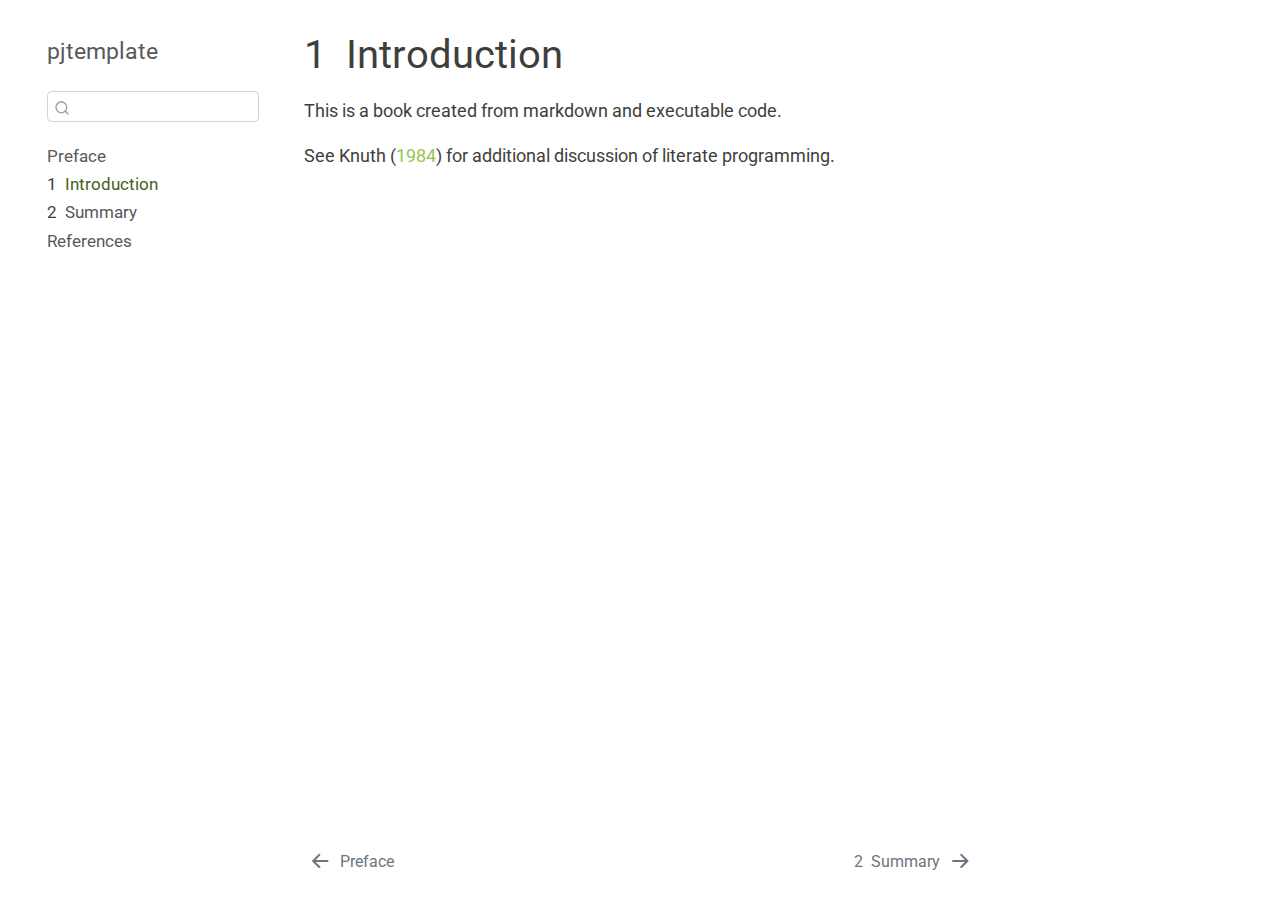
<file: docs/intro.html>
<!DOCTYPE html>
<html xmlns="http://www.w3.org/1999/xhtml" lang="en" xml:lang="en"><head>

<meta charset="utf-8">
<meta name="generator" content="quarto-1.0.38">

<meta name="viewport" content="width=device-width, initial-scale=1.0, user-scalable=yes">


<title>pjtemplate - 1&nbsp; Introduction</title>
<style>
code{white-space: pre-wrap;}
span.smallcaps{font-variant: small-caps;}
span.underline{text-decoration: underline;}
div.column{display: inline-block; vertical-align: top; width: 50%;}
div.hanging-indent{margin-left: 1.5em; text-indent: -1.5em;}
ul.task-list{list-style: none;}
div.csl-bib-body { }
div.csl-entry {
  clear: both;
}
.hanging div.csl-entry {
  margin-left:2em;
  text-indent:-2em;
}
div.csl-left-margin {
  min-width:2em;
  float:left;
}
div.csl-right-inline {
  margin-left:2em;
  padding-left:1em;
}
div.csl-indent {
  margin-left: 2em;
}
</style>


<script src="site_libs/quarto-nav/quarto-nav.js"></script>
<script src="site_libs/quarto-nav/headroom.min.js"></script>
<script src="site_libs/clipboard/clipboard.min.js"></script>
<script src="site_libs/quarto-search/autocomplete.umd.js"></script>
<script src="site_libs/quarto-search/fuse.min.js"></script>
<script src="site_libs/quarto-search/quarto-search.js"></script>
<meta name="quarto:offset" content="./">
<link href="./summary.html" rel="next">
<link href="./index.html" rel="prev">
<script src="site_libs/quarto-html/quarto.js"></script>
<script src="site_libs/quarto-html/popper.min.js"></script>
<script src="site_libs/quarto-html/tippy.umd.min.js"></script>
<script src="site_libs/quarto-html/anchor.min.js"></script>
<link href="site_libs/quarto-html/tippy.css" rel="stylesheet">
<link href="site_libs/quarto-html/quarto-syntax-highlighting.css" rel="stylesheet" id="quarto-text-highlighting-styles">
<script src="site_libs/bootstrap/bootstrap.min.js"></script>
<link href="site_libs/bootstrap/bootstrap-icons.css" rel="stylesheet">
<link href="site_libs/bootstrap/bootstrap.min.css" rel="stylesheet" id="quarto-bootstrap" data-mode="light">
<script id="quarto-search-options" type="application/json">{
  "location": "sidebar",
  "copy-button": false,
  "collapse-after": 3,
  "panel-placement": "start",
  "type": "textbox",
  "limit": 20,
  "language": {
    "search-no-results-text": "No results",
    "search-matching-documents-text": "matching documents",
    "search-copy-link-title": "Copy link to search",
    "search-hide-matches-text": "Hide additional matches",
    "search-more-match-text": "more match in this document",
    "search-more-matches-text": "more matches in this document",
    "search-clear-button-title": "Clear",
    "search-detached-cancel-button-title": "Cancel",
    "search-submit-button-title": "Submit"
  }
}</script>


</head>

<body class="nav-sidebar floating">

<div id="quarto-search-results"></div>
  <header id="quarto-header" class="headroom fixed-top">
  <nav class="quarto-secondary-nav" data-bs-toggle="collapse" data-bs-target="#quarto-sidebar" aria-controls="quarto-sidebar" aria-expanded="false" aria-label="Toggle sidebar navigation" onclick="if (window.quartoToggleHeadroom) { window.quartoToggleHeadroom(); }">
    <div class="container-fluid d-flex justify-content-between">
      <h1 class="quarto-secondary-nav-title"><span class="chapter-number">1</span>&nbsp; <span class="chapter-title">Introduction</span></h1>
      <button type="button" class="quarto-btn-toggle btn" aria-label="Show secondary navigation">
        <i class="bi bi-chevron-right"></i>
      </button>
    </div>
  </nav>
</header>
<!-- content -->
<div id="quarto-content" class="quarto-container page-columns page-rows-contents page-layout-article">
<!-- sidebar -->
  <nav id="quarto-sidebar" class="sidebar collapse sidebar-navigation floating overflow-auto">
    <div class="pt-lg-2 mt-2 text-left sidebar-header">
    <div class="sidebar-title mb-0 py-0">
      <a href="./">pjtemplate</a> 
    </div>
      </div>
      <div class="mt-2 flex-shrink-0 align-items-center">
        <div class="sidebar-search">
        <div id="quarto-search" class="" title="Search"></div>
        </div>
      </div>
    <div class="sidebar-menu-container"> 
    <ul class="list-unstyled mt-1">
        <li class="sidebar-item">
  <div class="sidebar-item-container"> 
  <a href="./index.html" class="sidebar-item-text sidebar-link">Preface</a>
  </div>
</li>
        <li class="sidebar-item">
  <div class="sidebar-item-container"> 
  <a href="./intro.html" class="sidebar-item-text sidebar-link active"><span class="chapter-number">1</span>&nbsp; <span class="chapter-title">Introduction</span></a>
  </div>
</li>
        <li class="sidebar-item">
  <div class="sidebar-item-container"> 
  <a href="./summary.html" class="sidebar-item-text sidebar-link"><span class="chapter-number">2</span>&nbsp; <span class="chapter-title">Summary</span></a>
  </div>
</li>
        <li class="sidebar-item">
  <div class="sidebar-item-container"> 
  <a href="./references.html" class="sidebar-item-text sidebar-link">References</a>
  </div>
</li>
    </ul>
    </div>
</nav>
<!-- margin-sidebar -->
    <div id="quarto-margin-sidebar" class="sidebar margin-sidebar">
        
    </div>
<!-- main -->
<main class="content" id="quarto-document-content">

<header id="title-block-header" class="quarto-title-block default">
<div class="quarto-title">
<h1 class="title d-none d-lg-block"><span class="chapter-number">1</span>&nbsp; <span class="chapter-title">Introduction</span></h1>
</div>



<div class="quarto-title-meta">

    
    
  </div>
  

</header>

<p>This is a book created from markdown and executable code.</p>
<p>See <span class="citation" data-cites="knuth84">Knuth (<a href="references.html#ref-knuth84" role="doc-biblioref">1984</a>)</span> for additional discussion of literate programming.</p>


<div id="refs" class="references csl-bib-body hanging-indent" role="doc-bibliography" style="display: none">
<div id="ref-knuth84" class="csl-entry" role="doc-biblioentry">
Knuth, Donald E. 1984. <span>“Literate Programming.”</span> <em>Comput. J.</em> 27 (2): 97–111. <a href="https://doi.org/10.1093/comjnl/27.2.97">https://doi.org/10.1093/comjnl/27.2.97</a>.
</div>
</div>

</main> <!-- /main -->
<script id="quarto-html-after-body" type="application/javascript">
window.document.addEventListener("DOMContentLoaded", function (event) {
  const toggleBodyColorMode = (bsSheetEl) => {
    const mode = bsSheetEl.getAttribute("data-mode");
    const bodyEl = window.document.querySelector("body");
    if (mode === "dark") {
      bodyEl.classList.add("quarto-dark");
      bodyEl.classList.remove("quarto-light");
    } else {
      bodyEl.classList.add("quarto-light");
      bodyEl.classList.remove("quarto-dark");
    }
  }
  const toggleBodyColorPrimary = () => {
    const bsSheetEl = window.document.querySelector("link#quarto-bootstrap");
    if (bsSheetEl) {
      toggleBodyColorMode(bsSheetEl);
    }
  }
  toggleBodyColorPrimary();  
  const icon = "";
  const anchorJS = new window.AnchorJS();
  anchorJS.options = {
    placement: 'right',
    icon: icon
  };
  anchorJS.add('.anchored');
  const clipboard = new window.ClipboardJS('.code-copy-button', {
    target: function(trigger) {
      return trigger.previousElementSibling;
    }
  });
  clipboard.on('success', function(e) {
    // button target
    const button = e.trigger;
    // don't keep focus
    button.blur();
    // flash "checked"
    button.classList.add('code-copy-button-checked');
    var currentTitle = button.getAttribute("title");
    button.setAttribute("title", "Copied!");
    setTimeout(function() {
      button.setAttribute("title", currentTitle);
      button.classList.remove('code-copy-button-checked');
    }, 1000);
    // clear code selection
    e.clearSelection();
  });
  function tippyHover(el, contentFn) {
    const config = {
      allowHTML: true,
      content: contentFn,
      maxWidth: 500,
      delay: 100,
      arrow: false,
      appendTo: function(el) {
          return el.parentElement;
      },
      interactive: true,
      interactiveBorder: 10,
      theme: 'quarto',
      placement: 'bottom-start'
    };
    window.tippy(el, config); 
  }
  const noterefs = window.document.querySelectorAll('a[role="doc-noteref"]');
  for (var i=0; i<noterefs.length; i++) {
    const ref = noterefs[i];
    tippyHover(ref, function() {
      let href = ref.getAttribute('href');
      try { href = new URL(href).hash; } catch {}
      const id = href.replace(/^#\/?/, "");
      const note = window.document.getElementById(id);
      return note.innerHTML;
    });
  }
  var bibliorefs = window.document.querySelectorAll('a[role="doc-biblioref"]');
  for (var i=0; i<bibliorefs.length; i++) {
    const ref = bibliorefs[i];
    const cites = ref.parentNode.getAttribute('data-cites').split(' ');
    tippyHover(ref, function() {
      var popup = window.document.createElement('div');
      cites.forEach(function(cite) {
        var citeDiv = window.document.createElement('div');
        citeDiv.classList.add('hanging-indent');
        citeDiv.classList.add('csl-entry');
        var biblioDiv = window.document.getElementById('ref-' + cite);
        if (biblioDiv) {
          citeDiv.innerHTML = biblioDiv.innerHTML;
        }
        popup.appendChild(citeDiv);
      });
      return popup.innerHTML;
    });
  }
});
</script>
<nav class="page-navigation">
  <div class="nav-page nav-page-previous">
      <a href="./index.html" class="pagination-link">
        <i class="bi bi-arrow-left-short"></i> <span class="nav-page-text">Preface</span>
      </a>          
  </div>
  <div class="nav-page nav-page-next">
      <a href="./summary.html" class="pagination-link">
        <span class="nav-page-text"><span class="chapter-number">2</span>&nbsp; <span class="chapter-title">Summary</span></span> <i class="bi bi-arrow-right-short"></i>
      </a>
  </div>
</nav>
</div> <!-- /content -->



</body></html>
</file>
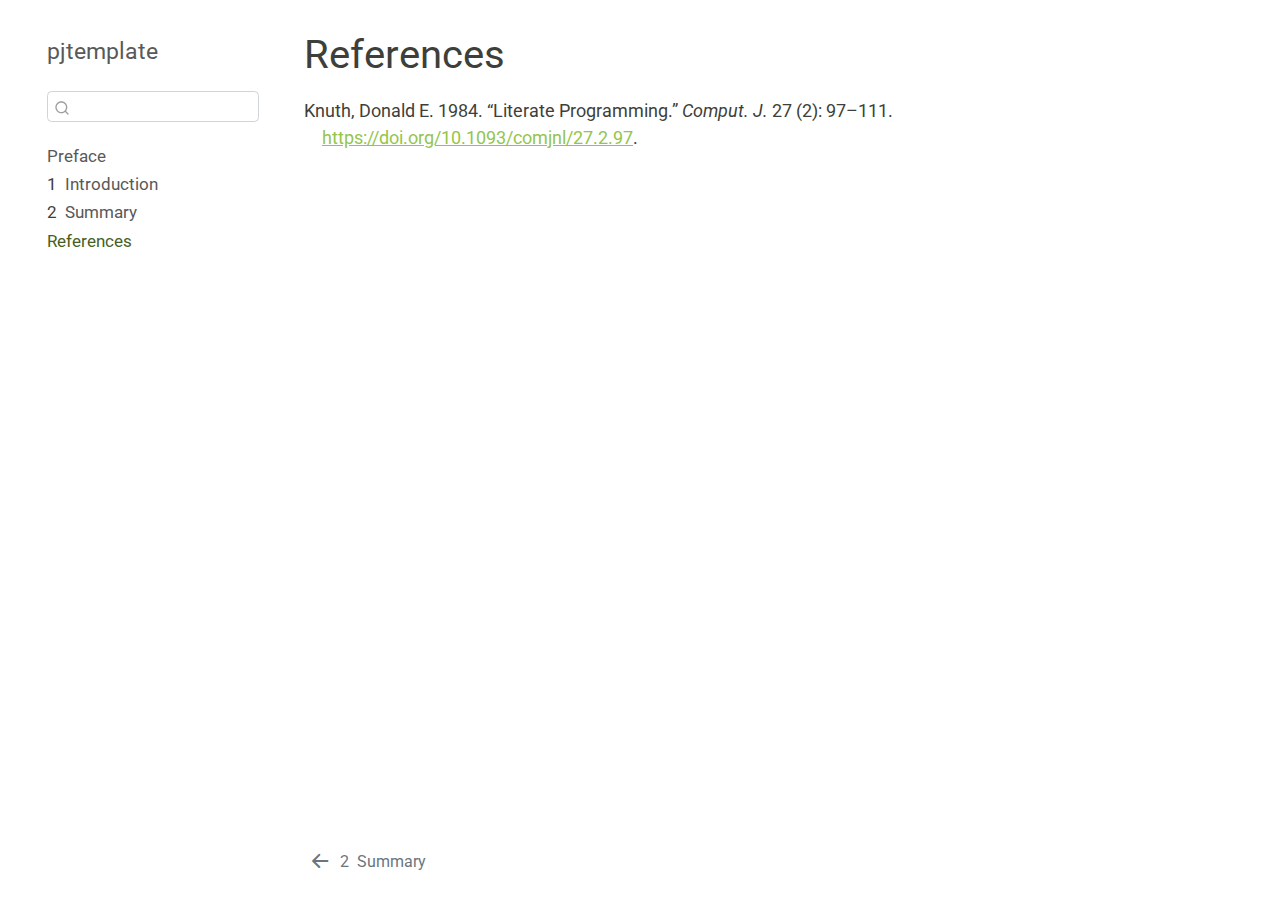
<file: docs/references.html>
<!DOCTYPE html>
<html xmlns="http://www.w3.org/1999/xhtml" lang="en" xml:lang="en"><head>

<meta charset="utf-8">
<meta name="generator" content="quarto-1.0.38">

<meta name="viewport" content="width=device-width, initial-scale=1.0, user-scalable=yes">


<title>pjtemplate - References</title>
<style>
code{white-space: pre-wrap;}
span.smallcaps{font-variant: small-caps;}
span.underline{text-decoration: underline;}
div.column{display: inline-block; vertical-align: top; width: 50%;}
div.hanging-indent{margin-left: 1.5em; text-indent: -1.5em;}
ul.task-list{list-style: none;}
div.csl-bib-body { }
div.csl-entry {
  clear: both;
}
.hanging div.csl-entry {
  margin-left:2em;
  text-indent:-2em;
}
div.csl-left-margin {
  min-width:2em;
  float:left;
}
div.csl-right-inline {
  margin-left:2em;
  padding-left:1em;
}
div.csl-indent {
  margin-left: 2em;
}
</style>


<script src="site_libs/quarto-nav/quarto-nav.js"></script>
<script src="site_libs/quarto-nav/headroom.min.js"></script>
<script src="site_libs/clipboard/clipboard.min.js"></script>
<script src="site_libs/quarto-search/autocomplete.umd.js"></script>
<script src="site_libs/quarto-search/fuse.min.js"></script>
<script src="site_libs/quarto-search/quarto-search.js"></script>
<meta name="quarto:offset" content="./">
<link href="./summary.html" rel="prev">
<script src="site_libs/quarto-html/quarto.js"></script>
<script src="site_libs/quarto-html/popper.min.js"></script>
<script src="site_libs/quarto-html/tippy.umd.min.js"></script>
<script src="site_libs/quarto-html/anchor.min.js"></script>
<link href="site_libs/quarto-html/tippy.css" rel="stylesheet">
<link href="site_libs/quarto-html/quarto-syntax-highlighting.css" rel="stylesheet" id="quarto-text-highlighting-styles">
<script src="site_libs/bootstrap/bootstrap.min.js"></script>
<link href="site_libs/bootstrap/bootstrap-icons.css" rel="stylesheet">
<link href="site_libs/bootstrap/bootstrap.min.css" rel="stylesheet" id="quarto-bootstrap" data-mode="light">
<script id="quarto-search-options" type="application/json">{
  "location": "sidebar",
  "copy-button": false,
  "collapse-after": 3,
  "panel-placement": "start",
  "type": "textbox",
  "limit": 20,
  "language": {
    "search-no-results-text": "No results",
    "search-matching-documents-text": "matching documents",
    "search-copy-link-title": "Copy link to search",
    "search-hide-matches-text": "Hide additional matches",
    "search-more-match-text": "more match in this document",
    "search-more-matches-text": "more matches in this document",
    "search-clear-button-title": "Clear",
    "search-detached-cancel-button-title": "Cancel",
    "search-submit-button-title": "Submit"
  }
}</script>


</head>

<body class="nav-sidebar floating">

<div id="quarto-search-results"></div>
  <header id="quarto-header" class="headroom fixed-top">
  <nav class="quarto-secondary-nav" data-bs-toggle="collapse" data-bs-target="#quarto-sidebar" aria-controls="quarto-sidebar" aria-expanded="false" aria-label="Toggle sidebar navigation" onclick="if (window.quartoToggleHeadroom) { window.quartoToggleHeadroom(); }">
    <div class="container-fluid d-flex justify-content-between">
      <h1 class="quarto-secondary-nav-title">References</h1>
      <button type="button" class="quarto-btn-toggle btn" aria-label="Show secondary navigation">
        <i class="bi bi-chevron-right"></i>
      </button>
    </div>
  </nav>
</header>
<!-- content -->
<div id="quarto-content" class="quarto-container page-columns page-rows-contents page-layout-article">
<!-- sidebar -->
  <nav id="quarto-sidebar" class="sidebar collapse sidebar-navigation floating overflow-auto">
    <div class="pt-lg-2 mt-2 text-left sidebar-header">
    <div class="sidebar-title mb-0 py-0">
      <a href="./">pjtemplate</a> 
    </div>
      </div>
      <div class="mt-2 flex-shrink-0 align-items-center">
        <div class="sidebar-search">
        <div id="quarto-search" class="" title="Search"></div>
        </div>
      </div>
    <div class="sidebar-menu-container"> 
    <ul class="list-unstyled mt-1">
        <li class="sidebar-item">
  <div class="sidebar-item-container"> 
  <a href="./index.html" class="sidebar-item-text sidebar-link">Preface</a>
  </div>
</li>
        <li class="sidebar-item">
  <div class="sidebar-item-container"> 
  <a href="./intro.html" class="sidebar-item-text sidebar-link"><span class="chapter-number">1</span>&nbsp; <span class="chapter-title">Introduction</span></a>
  </div>
</li>
        <li class="sidebar-item">
  <div class="sidebar-item-container"> 
  <a href="./summary.html" class="sidebar-item-text sidebar-link"><span class="chapter-number">2</span>&nbsp; <span class="chapter-title">Summary</span></a>
  </div>
</li>
        <li class="sidebar-item">
  <div class="sidebar-item-container"> 
  <a href="./references.html" class="sidebar-item-text sidebar-link active">References</a>
  </div>
</li>
    </ul>
    </div>
</nav>
<!-- margin-sidebar -->
    <div id="quarto-margin-sidebar" class="sidebar margin-sidebar">
        
    </div>
<!-- main -->
<main class="content" id="quarto-document-content">

<header id="title-block-header" class="quarto-title-block default">
<div class="quarto-title">
<h1 class="title d-none d-lg-block">References</h1>
</div>



<div class="quarto-title-meta">

    
    
  </div>
  

</header>

<div id="refs" class="references csl-bib-body hanging-indent" role="doc-bibliography">
<div id="ref-knuth84" class="csl-entry" role="doc-biblioentry">
Knuth, Donald E. 1984. <span>“Literate Programming.”</span> <em>Comput.
J.</em> 27 (2): 97–111. <a href="https://doi.org/10.1093/comjnl/27.2.97">https://doi.org/10.1093/comjnl/27.2.97</a>.
</div>
</div>



</main> <!-- /main -->
<script id="quarto-html-after-body" type="application/javascript">
window.document.addEventListener("DOMContentLoaded", function (event) {
  const toggleBodyColorMode = (bsSheetEl) => {
    const mode = bsSheetEl.getAttribute("data-mode");
    const bodyEl = window.document.querySelector("body");
    if (mode === "dark") {
      bodyEl.classList.add("quarto-dark");
      bodyEl.classList.remove("quarto-light");
    } else {
      bodyEl.classList.add("quarto-light");
      bodyEl.classList.remove("quarto-dark");
    }
  }
  const toggleBodyColorPrimary = () => {
    const bsSheetEl = window.document.querySelector("link#quarto-bootstrap");
    if (bsSheetEl) {
      toggleBodyColorMode(bsSheetEl);
    }
  }
  toggleBodyColorPrimary();  
  const icon = "";
  const anchorJS = new window.AnchorJS();
  anchorJS.options = {
    placement: 'right',
    icon: icon
  };
  anchorJS.add('.anchored');
  const clipboard = new window.ClipboardJS('.code-copy-button', {
    target: function(trigger) {
      return trigger.previousElementSibling;
    }
  });
  clipboard.on('success', function(e) {
    // button target
    const button = e.trigger;
    // don't keep focus
    button.blur();
    // flash "checked"
    button.classList.add('code-copy-button-checked');
    var currentTitle = button.getAttribute("title");
    button.setAttribute("title", "Copied!");
    setTimeout(function() {
      button.setAttribute("title", currentTitle);
      button.classList.remove('code-copy-button-checked');
    }, 1000);
    // clear code selection
    e.clearSelection();
  });
  function tippyHover(el, contentFn) {
    const config = {
      allowHTML: true,
      content: contentFn,
      maxWidth: 500,
      delay: 100,
      arrow: false,
      appendTo: function(el) {
          return el.parentElement;
      },
      interactive: true,
      interactiveBorder: 10,
      theme: 'quarto',
      placement: 'bottom-start'
    };
    window.tippy(el, config); 
  }
  const noterefs = window.document.querySelectorAll('a[role="doc-noteref"]');
  for (var i=0; i<noterefs.length; i++) {
    const ref = noterefs[i];
    tippyHover(ref, function() {
      let href = ref.getAttribute('href');
      try { href = new URL(href).hash; } catch {}
      const id = href.replace(/^#\/?/, "");
      const note = window.document.getElementById(id);
      return note.innerHTML;
    });
  }
  var bibliorefs = window.document.querySelectorAll('a[role="doc-biblioref"]');
  for (var i=0; i<bibliorefs.length; i++) {
    const ref = bibliorefs[i];
    const cites = ref.parentNode.getAttribute('data-cites').split(' ');
    tippyHover(ref, function() {
      var popup = window.document.createElement('div');
      cites.forEach(function(cite) {
        var citeDiv = window.document.createElement('div');
        citeDiv.classList.add('hanging-indent');
        citeDiv.classList.add('csl-entry');
        var biblioDiv = window.document.getElementById('ref-' + cite);
        if (biblioDiv) {
          citeDiv.innerHTML = biblioDiv.innerHTML;
        }
        popup.appendChild(citeDiv);
      });
      return popup.innerHTML;
    });
  }
});
</script>
<nav class="page-navigation">
  <div class="nav-page nav-page-previous">
      <a href="./summary.html" class="pagination-link">
        <i class="bi bi-arrow-left-short"></i> <span class="nav-page-text"><span class="chapter-number">2</span>&nbsp; <span class="chapter-title">Summary</span></span>
      </a>          
  </div>
  <div class="nav-page nav-page-next">
  </div>
</nav>
</div> <!-- /content -->



</body></html>
</file>
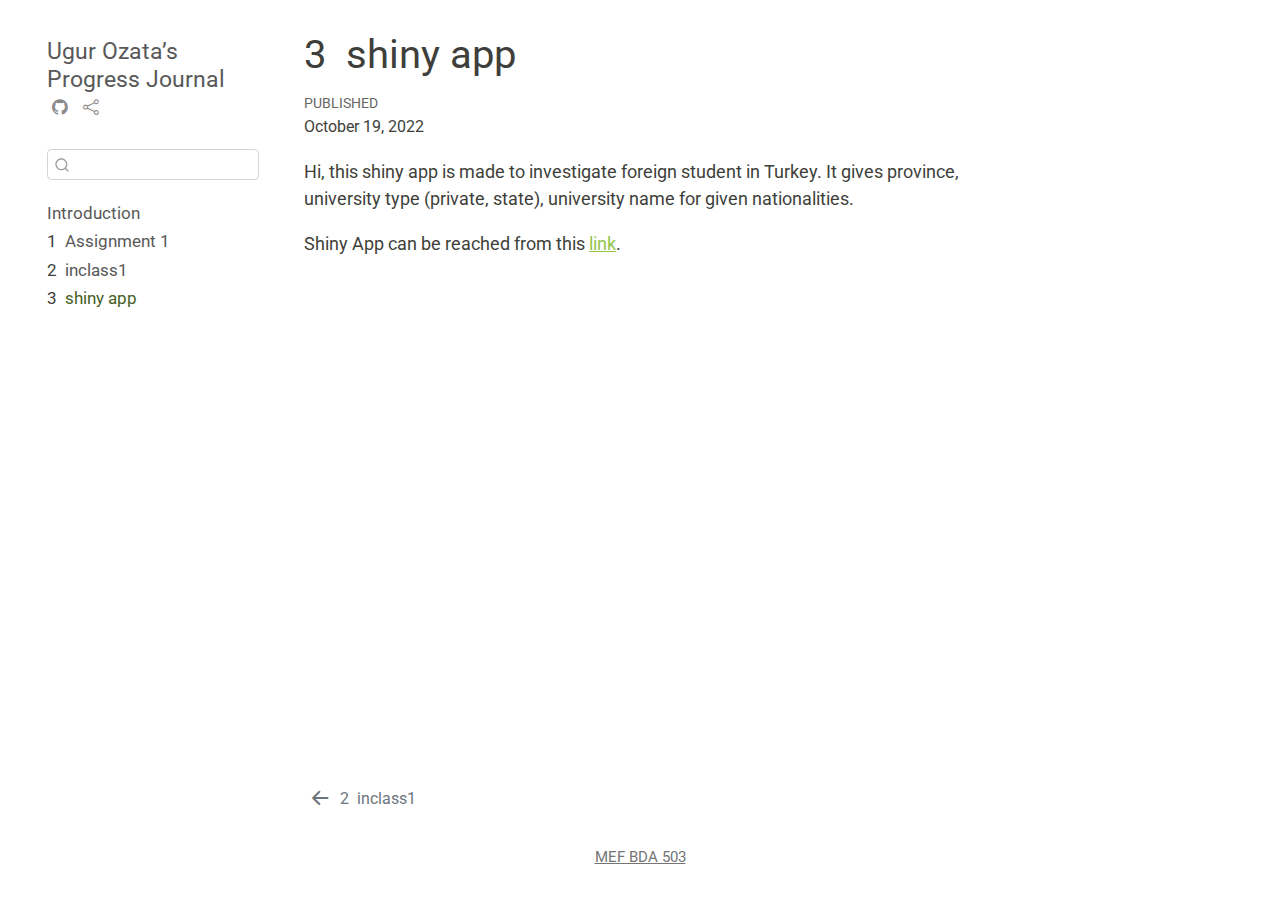
<file: docs/shiny_app.html>
<!DOCTYPE html>
<html xmlns="http://www.w3.org/1999/xhtml" lang="en" xml:lang="en"><head>

<meta charset="utf-8">
<meta name="generator" content="quarto-1.1.251">

<meta name="viewport" content="width=device-width, initial-scale=1.0, user-scalable=yes">

<meta name="dcterms.date" content="2022-10-19">

<title>Ugur Ozata’s Progress Journal - 3&nbsp; shiny app</title>
<style>
code{white-space: pre-wrap;}
span.smallcaps{font-variant: small-caps;}
div.columns{display: flex; gap: min(4vw, 1.5em);}
div.column{flex: auto; overflow-x: auto;}
div.hanging-indent{margin-left: 1.5em; text-indent: -1.5em;}
ul.task-list{list-style: none;}
ul.task-list li input[type="checkbox"] {
  width: 0.8em;
  margin: 0 0.8em 0.2em -1.6em;
  vertical-align: middle;
}
</style>


<script src="site_libs/quarto-nav/quarto-nav.js"></script>
<script src="site_libs/quarto-nav/headroom.min.js"></script>
<script src="site_libs/clipboard/clipboard.min.js"></script>
<script src="site_libs/quarto-search/autocomplete.umd.js"></script>
<script src="site_libs/quarto-search/fuse.min.js"></script>
<script src="site_libs/quarto-search/quarto-search.js"></script>
<meta name="quarto:offset" content="./">
<link href="./inclass1.html" rel="prev">
<script src="site_libs/quarto-html/quarto.js"></script>
<script src="site_libs/quarto-html/popper.min.js"></script>
<script src="site_libs/quarto-html/tippy.umd.min.js"></script>
<script src="site_libs/quarto-html/anchor.min.js"></script>
<link href="site_libs/quarto-html/tippy.css" rel="stylesheet">
<link href="site_libs/quarto-html/quarto-syntax-highlighting.css" rel="stylesheet" id="quarto-text-highlighting-styles">
<script src="site_libs/bootstrap/bootstrap.min.js"></script>
<link href="site_libs/bootstrap/bootstrap-icons.css" rel="stylesheet">
<link href="site_libs/bootstrap/bootstrap.min.css" rel="stylesheet" id="quarto-bootstrap" data-mode="light">
<script id="quarto-search-options" type="application/json">{
  "location": "sidebar",
  "copy-button": false,
  "collapse-after": 3,
  "panel-placement": "start",
  "type": "textbox",
  "limit": 20,
  "language": {
    "search-no-results-text": "No results",
    "search-matching-documents-text": "matching documents",
    "search-copy-link-title": "Copy link to search",
    "search-hide-matches-text": "Hide additional matches",
    "search-more-match-text": "more match in this document",
    "search-more-matches-text": "more matches in this document",
    "search-clear-button-title": "Clear",
    "search-detached-cancel-button-title": "Cancel",
    "search-submit-button-title": "Submit"
  }
}</script>


</head>

<body class="nav-sidebar floating">

<div id="quarto-search-results"></div>
  <header id="quarto-header" class="headroom fixed-top">
  <nav class="quarto-secondary-nav" data-bs-toggle="collapse" data-bs-target="#quarto-sidebar" aria-controls="quarto-sidebar" aria-expanded="false" aria-label="Toggle sidebar navigation" onclick="if (window.quartoToggleHeadroom) { window.quartoToggleHeadroom(); }">
    <div class="container-fluid d-flex justify-content-between">
      <h1 class="quarto-secondary-nav-title"><span class="chapter-number">3</span>&nbsp; <span class="chapter-title">shiny app</span></h1>
      <button type="button" class="quarto-btn-toggle btn" aria-label="Show secondary navigation">
        <i class="bi bi-chevron-right"></i>
      </button>
    </div>
  </nav>
</header>
<!-- content -->
<div id="quarto-content" class="quarto-container page-columns page-rows-contents page-layout-article">
<!-- sidebar -->
  <nav id="quarto-sidebar" class="sidebar collapse sidebar-navigation floating overflow-auto">
    <div class="pt-lg-2 mt-2 text-left sidebar-header">
    <div class="sidebar-title mb-0 py-0">
      <a href="./">Ugur Ozata’s Progress Journal</a> 
        <div class="sidebar-tools-main">
    <a href="https://github.com/pjournal/gh-pages-quarto-template" title="Source Code" class="sidebar-tool px-1"><i class="bi bi-github"></i></a>
    <a href="" title="Share" id="sidebar-tool-dropdown-0" class="sidebar-tool dropdown-toggle px-1" data-bs-toggle="dropdown" aria-expanded="false"><i class="bi bi-share"></i></a>
    <ul class="dropdown-menu" aria-labelledby="sidebar-tool-dropdown-0">
        <li>
          <a class="dropdown-item sidebar-tools-main-item" href="https://twitter.com/intent/tweet?url=|url|">
            <i class="bi bi-bi-twitter pe-1"></i>
          Twitter
          </a>
        </li>
        <li>
          <a class="dropdown-item sidebar-tools-main-item" href="https://www.facebook.com/sharer/sharer.php?u=|url|">
            <i class="bi bi-bi-facebook pe-1"></i>
          Facebook
          </a>
        </li>
    </ul>
</div>
    </div>
      </div>
      <div class="mt-2 flex-shrink-0 align-items-center">
        <div class="sidebar-search">
        <div id="quarto-search" class="" title="Search"></div>
        </div>
      </div>
    <div class="sidebar-menu-container"> 
    <ul class="list-unstyled mt-1">
        <li class="sidebar-item">
  <div class="sidebar-item-container"> 
  <a href="./index.html" class="sidebar-item-text sidebar-link">Introduction</a>
  </div>
</li>
        <li class="sidebar-item">
  <div class="sidebar-item-container"> 
  <a href="./assignment1.html" class="sidebar-item-text sidebar-link"><span class="chapter-number">1</span>&nbsp; <span class="chapter-title">Assignment 1</span></a>
  </div>
</li>
        <li class="sidebar-item">
  <div class="sidebar-item-container"> 
  <a href="./inclass1.html" class="sidebar-item-text sidebar-link"><span class="chapter-number">2</span>&nbsp; <span class="chapter-title">inclass1</span></a>
  </div>
</li>
        <li class="sidebar-item">
  <div class="sidebar-item-container"> 
  <a href="./shiny_app.html" class="sidebar-item-text sidebar-link active"><span class="chapter-number">3</span>&nbsp; <span class="chapter-title">shiny app</span></a>
  </div>
</li>
    </ul>
    </div>
</nav>
<!-- margin-sidebar -->
    <div id="quarto-margin-sidebar" class="sidebar margin-sidebar">
        
    </div>
<!-- main -->
<main class="content" id="quarto-document-content">

<header id="title-block-header" class="quarto-title-block default">
<div class="quarto-title">
<h1 class="title d-none d-lg-block"><span class="chapter-number">3</span>&nbsp; <span class="chapter-title">shiny app</span></h1>
</div>



<div class="quarto-title-meta">

    
    <div>
    <div class="quarto-title-meta-heading">Published</div>
    <div class="quarto-title-meta-contents">
      <p class="date">October 19, 2022</p>
    </div>
  </div>
    
  </div>
  

</header>

<p>Hi, this shiny app is made to investigate foreign student in Turkey. It gives province, university type (private, state), university name for given nationalities.</p>
<p>Shiny App can be reached from this <a href="https://uguremirozata.shinyapps.io/foreign_student/">link</a>.</p>



</main> <!-- /main -->
<script id="quarto-html-after-body" type="application/javascript">
window.document.addEventListener("DOMContentLoaded", function (event) {
  const toggleBodyColorMode = (bsSheetEl) => {
    const mode = bsSheetEl.getAttribute("data-mode");
    const bodyEl = window.document.querySelector("body");
    if (mode === "dark") {
      bodyEl.classList.add("quarto-dark");
      bodyEl.classList.remove("quarto-light");
    } else {
      bodyEl.classList.add("quarto-light");
      bodyEl.classList.remove("quarto-dark");
    }
  }
  const toggleBodyColorPrimary = () => {
    const bsSheetEl = window.document.querySelector("link#quarto-bootstrap");
    if (bsSheetEl) {
      toggleBodyColorMode(bsSheetEl);
    }
  }
  toggleBodyColorPrimary();  
  const icon = "";
  const anchorJS = new window.AnchorJS();
  anchorJS.options = {
    placement: 'right',
    icon: icon
  };
  anchorJS.add('.anchored');
  const clipboard = new window.ClipboardJS('.code-copy-button', {
    target: function(trigger) {
      return trigger.previousElementSibling;
    }
  });
  clipboard.on('success', function(e) {
    // button target
    const button = e.trigger;
    // don't keep focus
    button.blur();
    // flash "checked"
    button.classList.add('code-copy-button-checked');
    var currentTitle = button.getAttribute("title");
    button.setAttribute("title", "Copied!");
    setTimeout(function() {
      button.setAttribute("title", currentTitle);
      button.classList.remove('code-copy-button-checked');
    }, 1000);
    // clear code selection
    e.clearSelection();
  });
  function tippyHover(el, contentFn) {
    const config = {
      allowHTML: true,
      content: contentFn,
      maxWidth: 500,
      delay: 100,
      arrow: false,
      appendTo: function(el) {
          return el.parentElement;
      },
      interactive: true,
      interactiveBorder: 10,
      theme: 'quarto',
      placement: 'bottom-start'
    };
    window.tippy(el, config); 
  }
  const noterefs = window.document.querySelectorAll('a[role="doc-noteref"]');
  for (var i=0; i<noterefs.length; i++) {
    const ref = noterefs[i];
    tippyHover(ref, function() {
      // use id or data attribute instead here
      let href = ref.getAttribute('data-footnote-href') || ref.getAttribute('href');
      try { href = new URL(href).hash; } catch {}
      const id = href.replace(/^#\/?/, "");
      const note = window.document.getElementById(id);
      return note.innerHTML;
    });
  }
  var bibliorefs = window.document.querySelectorAll('a[role="doc-biblioref"]');
  for (var i=0; i<bibliorefs.length; i++) {
    const ref = bibliorefs[i];
    const cites = ref.parentNode.getAttribute('data-cites').split(' ');
    tippyHover(ref, function() {
      var popup = window.document.createElement('div');
      cites.forEach(function(cite) {
        var citeDiv = window.document.createElement('div');
        citeDiv.classList.add('hanging-indent');
        citeDiv.classList.add('csl-entry');
        var biblioDiv = window.document.getElementById('ref-' + cite);
        if (biblioDiv) {
          citeDiv.innerHTML = biblioDiv.innerHTML;
        }
        popup.appendChild(citeDiv);
      });
      return popup.innerHTML;
    });
  }
});
</script>
<nav class="page-navigation">
  <div class="nav-page nav-page-previous">
      <a href="./inclass1.html" class="pagination-link">
        <i class="bi bi-arrow-left-short"></i> <span class="nav-page-text"><span class="chapter-number">2</span>&nbsp; <span class="chapter-title">inclass1</span></span>
      </a>          
  </div>
  <div class="nav-page nav-page-next">
  </div>
</nav>
</div> <!-- /content -->
<footer class="footer">
  <div class="nav-footer">
      <div class="nav-footer-center"><a href="https://mef-bda503.github.io">MEF BDA 503</a></div>
  </div>
</footer>



</body></html>
</file>
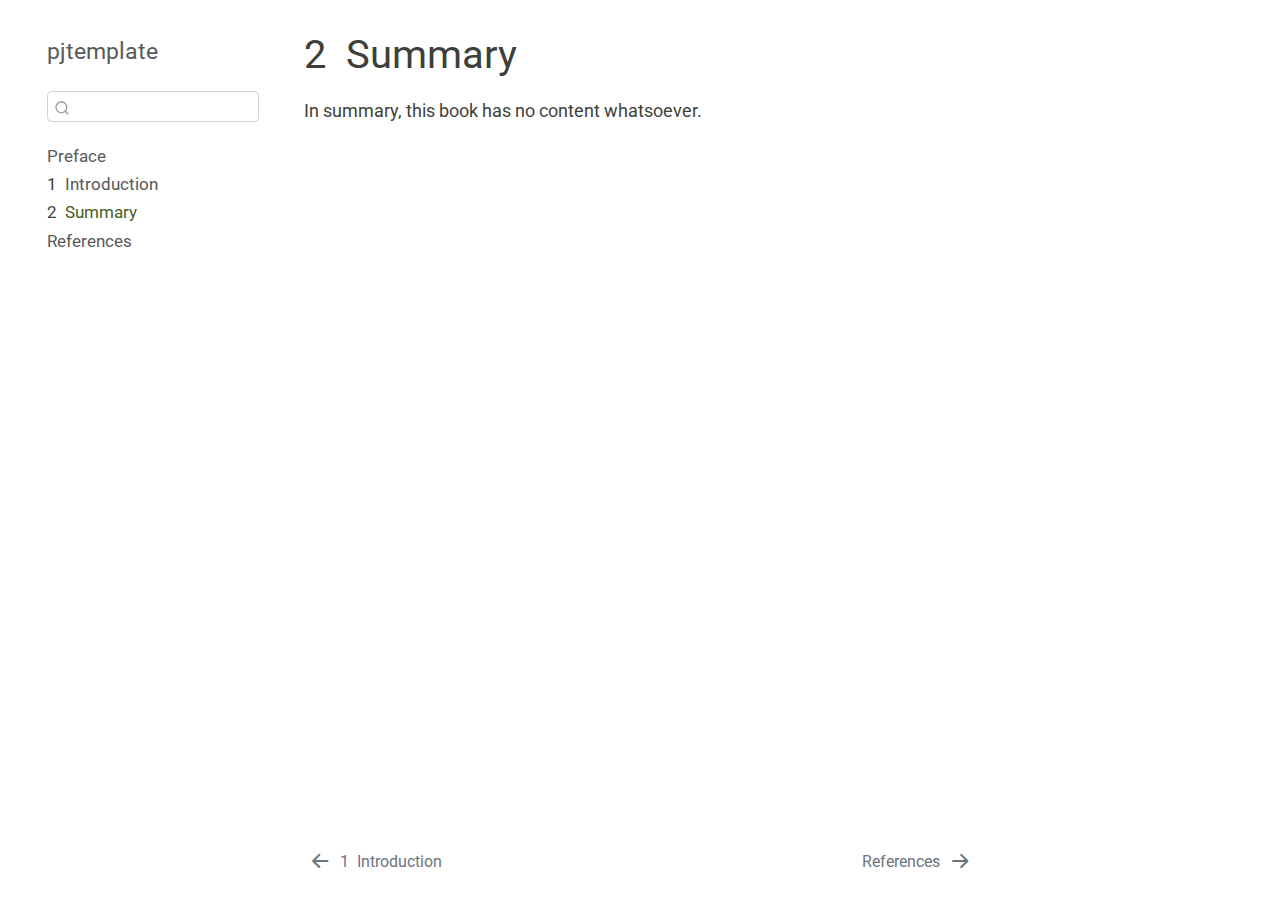
<file: docs/summary.html>
<!DOCTYPE html>
<html xmlns="http://www.w3.org/1999/xhtml" lang="en" xml:lang="en"><head>

<meta charset="utf-8">
<meta name="generator" content="quarto-1.0.38">

<meta name="viewport" content="width=device-width, initial-scale=1.0, user-scalable=yes">


<title>pjtemplate - 2&nbsp; Summary</title>
<style>
code{white-space: pre-wrap;}
span.smallcaps{font-variant: small-caps;}
span.underline{text-decoration: underline;}
div.column{display: inline-block; vertical-align: top; width: 50%;}
div.hanging-indent{margin-left: 1.5em; text-indent: -1.5em;}
ul.task-list{list-style: none;}
</style>


<script src="site_libs/quarto-nav/quarto-nav.js"></script>
<script src="site_libs/quarto-nav/headroom.min.js"></script>
<script src="site_libs/clipboard/clipboard.min.js"></script>
<script src="site_libs/quarto-search/autocomplete.umd.js"></script>
<script src="site_libs/quarto-search/fuse.min.js"></script>
<script src="site_libs/quarto-search/quarto-search.js"></script>
<meta name="quarto:offset" content="./">
<link href="./references.html" rel="next">
<link href="./intro.html" rel="prev">
<script src="site_libs/quarto-html/quarto.js"></script>
<script src="site_libs/quarto-html/popper.min.js"></script>
<script src="site_libs/quarto-html/tippy.umd.min.js"></script>
<script src="site_libs/quarto-html/anchor.min.js"></script>
<link href="site_libs/quarto-html/tippy.css" rel="stylesheet">
<link href="site_libs/quarto-html/quarto-syntax-highlighting.css" rel="stylesheet" id="quarto-text-highlighting-styles">
<script src="site_libs/bootstrap/bootstrap.min.js"></script>
<link href="site_libs/bootstrap/bootstrap-icons.css" rel="stylesheet">
<link href="site_libs/bootstrap/bootstrap.min.css" rel="stylesheet" id="quarto-bootstrap" data-mode="light">
<script id="quarto-search-options" type="application/json">{
  "location": "sidebar",
  "copy-button": false,
  "collapse-after": 3,
  "panel-placement": "start",
  "type": "textbox",
  "limit": 20,
  "language": {
    "search-no-results-text": "No results",
    "search-matching-documents-text": "matching documents",
    "search-copy-link-title": "Copy link to search",
    "search-hide-matches-text": "Hide additional matches",
    "search-more-match-text": "more match in this document",
    "search-more-matches-text": "more matches in this document",
    "search-clear-button-title": "Clear",
    "search-detached-cancel-button-title": "Cancel",
    "search-submit-button-title": "Submit"
  }
}</script>


</head>

<body class="nav-sidebar floating">

<div id="quarto-search-results"></div>
  <header id="quarto-header" class="headroom fixed-top">
  <nav class="quarto-secondary-nav" data-bs-toggle="collapse" data-bs-target="#quarto-sidebar" aria-controls="quarto-sidebar" aria-expanded="false" aria-label="Toggle sidebar navigation" onclick="if (window.quartoToggleHeadroom) { window.quartoToggleHeadroom(); }">
    <div class="container-fluid d-flex justify-content-between">
      <h1 class="quarto-secondary-nav-title"><span class="chapter-number">2</span>&nbsp; <span class="chapter-title">Summary</span></h1>
      <button type="button" class="quarto-btn-toggle btn" aria-label="Show secondary navigation">
        <i class="bi bi-chevron-right"></i>
      </button>
    </div>
  </nav>
</header>
<!-- content -->
<div id="quarto-content" class="quarto-container page-columns page-rows-contents page-layout-article">
<!-- sidebar -->
  <nav id="quarto-sidebar" class="sidebar collapse sidebar-navigation floating overflow-auto">
    <div class="pt-lg-2 mt-2 text-left sidebar-header">
    <div class="sidebar-title mb-0 py-0">
      <a href="./">pjtemplate</a> 
    </div>
      </div>
      <div class="mt-2 flex-shrink-0 align-items-center">
        <div class="sidebar-search">
        <div id="quarto-search" class="" title="Search"></div>
        </div>
      </div>
    <div class="sidebar-menu-container"> 
    <ul class="list-unstyled mt-1">
        <li class="sidebar-item">
  <div class="sidebar-item-container"> 
  <a href="./index.html" class="sidebar-item-text sidebar-link">Preface</a>
  </div>
</li>
        <li class="sidebar-item">
  <div class="sidebar-item-container"> 
  <a href="./intro.html" class="sidebar-item-text sidebar-link"><span class="chapter-number">1</span>&nbsp; <span class="chapter-title">Introduction</span></a>
  </div>
</li>
        <li class="sidebar-item">
  <div class="sidebar-item-container"> 
  <a href="./summary.html" class="sidebar-item-text sidebar-link active"><span class="chapter-number">2</span>&nbsp; <span class="chapter-title">Summary</span></a>
  </div>
</li>
        <li class="sidebar-item">
  <div class="sidebar-item-container"> 
  <a href="./references.html" class="sidebar-item-text sidebar-link">References</a>
  </div>
</li>
    </ul>
    </div>
</nav>
<!-- margin-sidebar -->
    <div id="quarto-margin-sidebar" class="sidebar margin-sidebar">
        
    </div>
<!-- main -->
<main class="content" id="quarto-document-content">

<header id="title-block-header" class="quarto-title-block default">
<div class="quarto-title">
<h1 class="title d-none d-lg-block"><span class="chapter-number">2</span>&nbsp; <span class="chapter-title">Summary</span></h1>
</div>



<div class="quarto-title-meta">

    
    
  </div>
  

</header>

<p>In summary, this book has no content whatsoever.</p>



</main> <!-- /main -->
<script id="quarto-html-after-body" type="application/javascript">
window.document.addEventListener("DOMContentLoaded", function (event) {
  const toggleBodyColorMode = (bsSheetEl) => {
    const mode = bsSheetEl.getAttribute("data-mode");
    const bodyEl = window.document.querySelector("body");
    if (mode === "dark") {
      bodyEl.classList.add("quarto-dark");
      bodyEl.classList.remove("quarto-light");
    } else {
      bodyEl.classList.add("quarto-light");
      bodyEl.classList.remove("quarto-dark");
    }
  }
  const toggleBodyColorPrimary = () => {
    const bsSheetEl = window.document.querySelector("link#quarto-bootstrap");
    if (bsSheetEl) {
      toggleBodyColorMode(bsSheetEl);
    }
  }
  toggleBodyColorPrimary();  
  const icon = "";
  const anchorJS = new window.AnchorJS();
  anchorJS.options = {
    placement: 'right',
    icon: icon
  };
  anchorJS.add('.anchored');
  const clipboard = new window.ClipboardJS('.code-copy-button', {
    target: function(trigger) {
      return trigger.previousElementSibling;
    }
  });
  clipboard.on('success', function(e) {
    // button target
    const button = e.trigger;
    // don't keep focus
    button.blur();
    // flash "checked"
    button.classList.add('code-copy-button-checked');
    var currentTitle = button.getAttribute("title");
    button.setAttribute("title", "Copied!");
    setTimeout(function() {
      button.setAttribute("title", currentTitle);
      button.classList.remove('code-copy-button-checked');
    }, 1000);
    // clear code selection
    e.clearSelection();
  });
  function tippyHover(el, contentFn) {
    const config = {
      allowHTML: true,
      content: contentFn,
      maxWidth: 500,
      delay: 100,
      arrow: false,
      appendTo: function(el) {
          return el.parentElement;
      },
      interactive: true,
      interactiveBorder: 10,
      theme: 'quarto',
      placement: 'bottom-start'
    };
    window.tippy(el, config); 
  }
  const noterefs = window.document.querySelectorAll('a[role="doc-noteref"]');
  for (var i=0; i<noterefs.length; i++) {
    const ref = noterefs[i];
    tippyHover(ref, function() {
      let href = ref.getAttribute('href');
      try { href = new URL(href).hash; } catch {}
      const id = href.replace(/^#\/?/, "");
      const note = window.document.getElementById(id);
      return note.innerHTML;
    });
  }
  var bibliorefs = window.document.querySelectorAll('a[role="doc-biblioref"]');
  for (var i=0; i<bibliorefs.length; i++) {
    const ref = bibliorefs[i];
    const cites = ref.parentNode.getAttribute('data-cites').split(' ');
    tippyHover(ref, function() {
      var popup = window.document.createElement('div');
      cites.forEach(function(cite) {
        var citeDiv = window.document.createElement('div');
        citeDiv.classList.add('hanging-indent');
        citeDiv.classList.add('csl-entry');
        var biblioDiv = window.document.getElementById('ref-' + cite);
        if (biblioDiv) {
          citeDiv.innerHTML = biblioDiv.innerHTML;
        }
        popup.appendChild(citeDiv);
      });
      return popup.innerHTML;
    });
  }
});
</script>
<nav class="page-navigation">
  <div class="nav-page nav-page-previous">
      <a href="./intro.html" class="pagination-link">
        <i class="bi bi-arrow-left-short"></i> <span class="nav-page-text"><span class="chapter-number">1</span>&nbsp; <span class="chapter-title">Introduction</span></span>
      </a>          
  </div>
  <div class="nav-page nav-page-next">
      <a href="./references.html" class="pagination-link">
        <span class="nav-page-text">References</span> <i class="bi bi-arrow-right-short"></i>
      </a>
  </div>
</nav>
</div> <!-- /content -->



</body></html>
</file>
<file: docs/site_libs/quarto-html/tippy.css>
.tippy-box[data-animation=fade][data-state=hidden]{opacity:0}[data-tippy-root]{max-width:calc(100vw - 10px)}.tippy-box{position:relative;background-color:#333;color:#fff;border-radius:4px;font-size:14px;line-height:1.4;white-space:normal;outline:0;transition-property:transform,visibility,opacity}.tippy-box[data-placement^=top]>.tippy-arrow{bottom:0}.tippy-box[data-placement^=top]>.tippy-arrow:before{bottom:-7px;left:0;border-width:8px 8px 0;border-top-color:initial;transform-origin:center top}.tippy-box[data-placement^=bottom]>.tippy-arrow{top:0}.tippy-box[data-placement^=bottom]>.tippy-arrow:before{top:-7px;left:0;border-width:0 8px 8px;border-bottom-color:initial;transform-origin:center bottom}.tippy-box[data-placement^=left]>.tippy-arrow{right:0}.tippy-box[data-placement^=left]>.tippy-arrow:before{border-width:8px 0 8px 8px;border-left-color:initial;right:-7px;transform-origin:center left}.tippy-box[data-placement^=right]>.tippy-arrow{left:0}.tippy-box[data-placement^=right]>.tippy-arrow:before{left:-7px;border-width:8px 8px 8px 0;border-right-color:initial;transform-origin:center right}.tippy-box[data-inertia][data-state=visible]{transition-timing-function:cubic-bezier(.54,1.5,.38,1.11)}.tippy-arrow{width:16px;height:16px;color:#333}.tippy-arrow:before{content:"";position:absolute;border-color:transparent;border-style:solid}.tippy-content{position:relative;padding:5px 9px;z-index:1}
</file>
<file: docs/site_libs/quarto-html/quarto-syntax-highlighting.css>
/* quarto syntax highlight colors */
:root {
  --quarto-hl-ot-color: #003B4F;
  --quarto-hl-at-color: #657422;
  --quarto-hl-ss-color: #20794D;
  --quarto-hl-an-color: #5E5E5E;
  --quarto-hl-fu-color: #4758AB;
  --quarto-hl-st-color: #20794D;
  --quarto-hl-cf-color: #003B4F;
  --quarto-hl-op-color: #5E5E5E;
  --quarto-hl-er-color: #AD0000;
  --quarto-hl-bn-color: #AD0000;
  --quarto-hl-al-color: #AD0000;
  --quarto-hl-va-color: #111111;
  --quarto-hl-bu-color: inherit;
  --quarto-hl-ex-color: inherit;
  --quarto-hl-pp-color: #AD0000;
  --quarto-hl-in-color: #5E5E5E;
  --quarto-hl-vs-color: #20794D;
  --quarto-hl-wa-color: #5E5E5E;
  --quarto-hl-do-color: #5E5E5E;
  --quarto-hl-im-color: #00769E;
  --quarto-hl-ch-color: #20794D;
  --quarto-hl-dt-color: #AD0000;
  --quarto-hl-fl-color: #AD0000;
  --quarto-hl-co-color: #5E5E5E;
  --quarto-hl-cv-color: #5E5E5E;
  --quarto-hl-cn-color: #8f5902;
  --quarto-hl-sc-color: #5E5E5E;
  --quarto-hl-dv-color: #AD0000;
  --quarto-hl-kw-color: #003B4F;
}

/* other quarto variables */
:root {
  --quarto-font-monospace: SFMono-Regular, Menlo, Monaco, Consolas, "Liberation Mono", "Courier New", monospace;
}

pre > code.sourceCode > span {
  color: #003B4F;
}

code span {
  color: #003B4F;
}

code.sourceCode > span {
  color: #003B4F;
}

div.sourceCode,
div.sourceCode pre.sourceCode {
  color: #003B4F;
}

code span.ot {
  color: #003B4F;
}

code span.at {
  color: #657422;
}

code span.ss {
  color: #20794D;
}

code span.an {
  color: #5E5E5E;
}

code span.fu {
  color: #4758AB;
}

code span.st {
  color: #20794D;
}

code span.cf {
  color: #003B4F;
}

code span.op {
  color: #5E5E5E;
}

code span.er {
  color: #AD0000;
}

code span.bn {
  color: #AD0000;
}

code span.al {
  color: #AD0000;
}

code span.va {
  color: #111111;
}

code span.pp {
  color: #AD0000;
}

code span.in {
  color: #5E5E5E;
}

code span.vs {
  color: #20794D;
}

code span.wa {
  color: #5E5E5E;
  font-style: italic;
}

code span.do {
  color: #5E5E5E;
  font-style: italic;
}

code span.im {
  color: #00769E;
}

code span.ch {
  color: #20794D;
}

code span.dt {
  color: #AD0000;
}

code span.fl {
  color: #AD0000;
}

code span.co {
  color: #5E5E5E;
}

code span.cv {
  color: #5E5E5E;
  font-style: italic;
}

code span.cn {
  color: #8f5902;
}

code span.sc {
  color: #5E5E5E;
}

code span.dv {
  color: #AD0000;
}

code span.kw {
  color: #003B4F;
}

.prevent-inlining {
  content: "</";
}

/*# sourceMappingURL=debc5d5d77c3f9108843748ff7464032.css.map */
</file>
<file: README_files/libs/quarto-html/tippy.css>
.tippy-box[data-animation=fade][data-state=hidden]{opacity:0}[data-tippy-root]{max-width:calc(100vw - 10px)}.tippy-box{position:relative;background-color:#333;color:#fff;border-radius:4px;font-size:14px;line-height:1.4;white-space:normal;outline:0;transition-property:transform,visibility,opacity}.tippy-box[data-placement^=top]>.tippy-arrow{bottom:0}.tippy-box[data-placement^=top]>.tippy-arrow:before{bottom:-7px;left:0;border-width:8px 8px 0;border-top-color:initial;transform-origin:center top}.tippy-box[data-placement^=bottom]>.tippy-arrow{top:0}.tippy-box[data-placement^=bottom]>.tippy-arrow:before{top:-7px;left:0;border-width:0 8px 8px;border-bottom-color:initial;transform-origin:center bottom}.tippy-box[data-placement^=left]>.tippy-arrow{right:0}.tippy-box[data-placement^=left]>.tippy-arrow:before{border-width:8px 0 8px 8px;border-left-color:initial;right:-7px;transform-origin:center left}.tippy-box[data-placement^=right]>.tippy-arrow{left:0}.tippy-box[data-placement^=right]>.tippy-arrow:before{left:-7px;border-width:8px 8px 8px 0;border-right-color:initial;transform-origin:center right}.tippy-box[data-inertia][data-state=visible]{transition-timing-function:cubic-bezier(.54,1.5,.38,1.11)}.tippy-arrow{width:16px;height:16px;color:#333}.tippy-arrow:before{content:"";position:absolute;border-color:transparent;border-style:solid}.tippy-content{position:relative;padding:5px 9px;z-index:1}
</file>
<file: README_files/libs/quarto-html/quarto-syntax-highlighting.css>
/* quarto syntax highlight colors */
:root {
  --quarto-hl-ot-color: #003B4F;
  --quarto-hl-at-color: #657422;
  --quarto-hl-ss-color: #20794D;
  --quarto-hl-an-color: #5E5E5E;
  --quarto-hl-fu-color: #4758AB;
  --quarto-hl-st-color: #20794D;
  --quarto-hl-cf-color: #003B4F;
  --quarto-hl-op-color: #5E5E5E;
  --quarto-hl-er-color: #AD0000;
  --quarto-hl-bn-color: #AD0000;
  --quarto-hl-al-color: #AD0000;
  --quarto-hl-va-color: #111111;
  --quarto-hl-bu-color: inherit;
  --quarto-hl-ex-color: inherit;
  --quarto-hl-pp-color: #AD0000;
  --quarto-hl-in-color: #5E5E5E;
  --quarto-hl-vs-color: #20794D;
  --quarto-hl-wa-color: #5E5E5E;
  --quarto-hl-do-color: #5E5E5E;
  --quarto-hl-im-color: #00769E;
  --quarto-hl-ch-color: #20794D;
  --quarto-hl-dt-color: #AD0000;
  --quarto-hl-fl-color: #AD0000;
  --quarto-hl-co-color: #5E5E5E;
  --quarto-hl-cv-color: #5E5E5E;
  --quarto-hl-cn-color: #8f5902;
  --quarto-hl-sc-color: #5E5E5E;
  --quarto-hl-dv-color: #AD0000;
  --quarto-hl-kw-color: #003B4F;
}

/* other quarto variables */
:root {
  --quarto-font-monospace: SFMono-Regular, Menlo, Monaco, Consolas, "Liberation Mono", "Courier New", monospace;
}

pre > code.sourceCode > span {
  color: #003B4F;
}

code span {
  color: #003B4F;
}

code.sourceCode > span {
  color: #003B4F;
}

div.sourceCode,
div.sourceCode pre.sourceCode {
  color: #003B4F;
}

code span.ot {
  color: #003B4F;
}

code span.at {
  color: #657422;
}

code span.ss {
  color: #20794D;
}

code span.an {
  color: #5E5E5E;
}

code span.fu {
  color: #4758AB;
}

code span.st {
  color: #20794D;
}

code span.cf {
  color: #003B4F;
}

code span.op {
  color: #5E5E5E;
}

code span.er {
  color: #AD0000;
}

code span.bn {
  color: #AD0000;
}

code span.al {
  color: #AD0000;
}

code span.va {
  color: #111111;
}

code span.pp {
  color: #AD0000;
}

code span.in {
  color: #5E5E5E;
}

code span.vs {
  color: #20794D;
}

code span.wa {
  color: #5E5E5E;
  font-style: italic;
}

code span.do {
  color: #5E5E5E;
  font-style: italic;
}

code span.im {
  color: #00769E;
}

code span.ch {
  color: #20794D;
}

code span.dt {
  color: #AD0000;
}

code span.fl {
  color: #AD0000;
}

code span.co {
  color: #5E5E5E;
}

code span.cv {
  color: #5E5E5E;
  font-style: italic;
}

code span.cn {
  color: #8f5902;
}

code span.sc {
  color: #5E5E5E;
}

code span.dv {
  color: #AD0000;
}

code span.kw {
  color: #003B4F;
}

.prevent-inlining {
  content: "</";
}

/*# sourceMappingURL=debc5d5d77c3f9108843748ff7464032.css.map */
</file>
